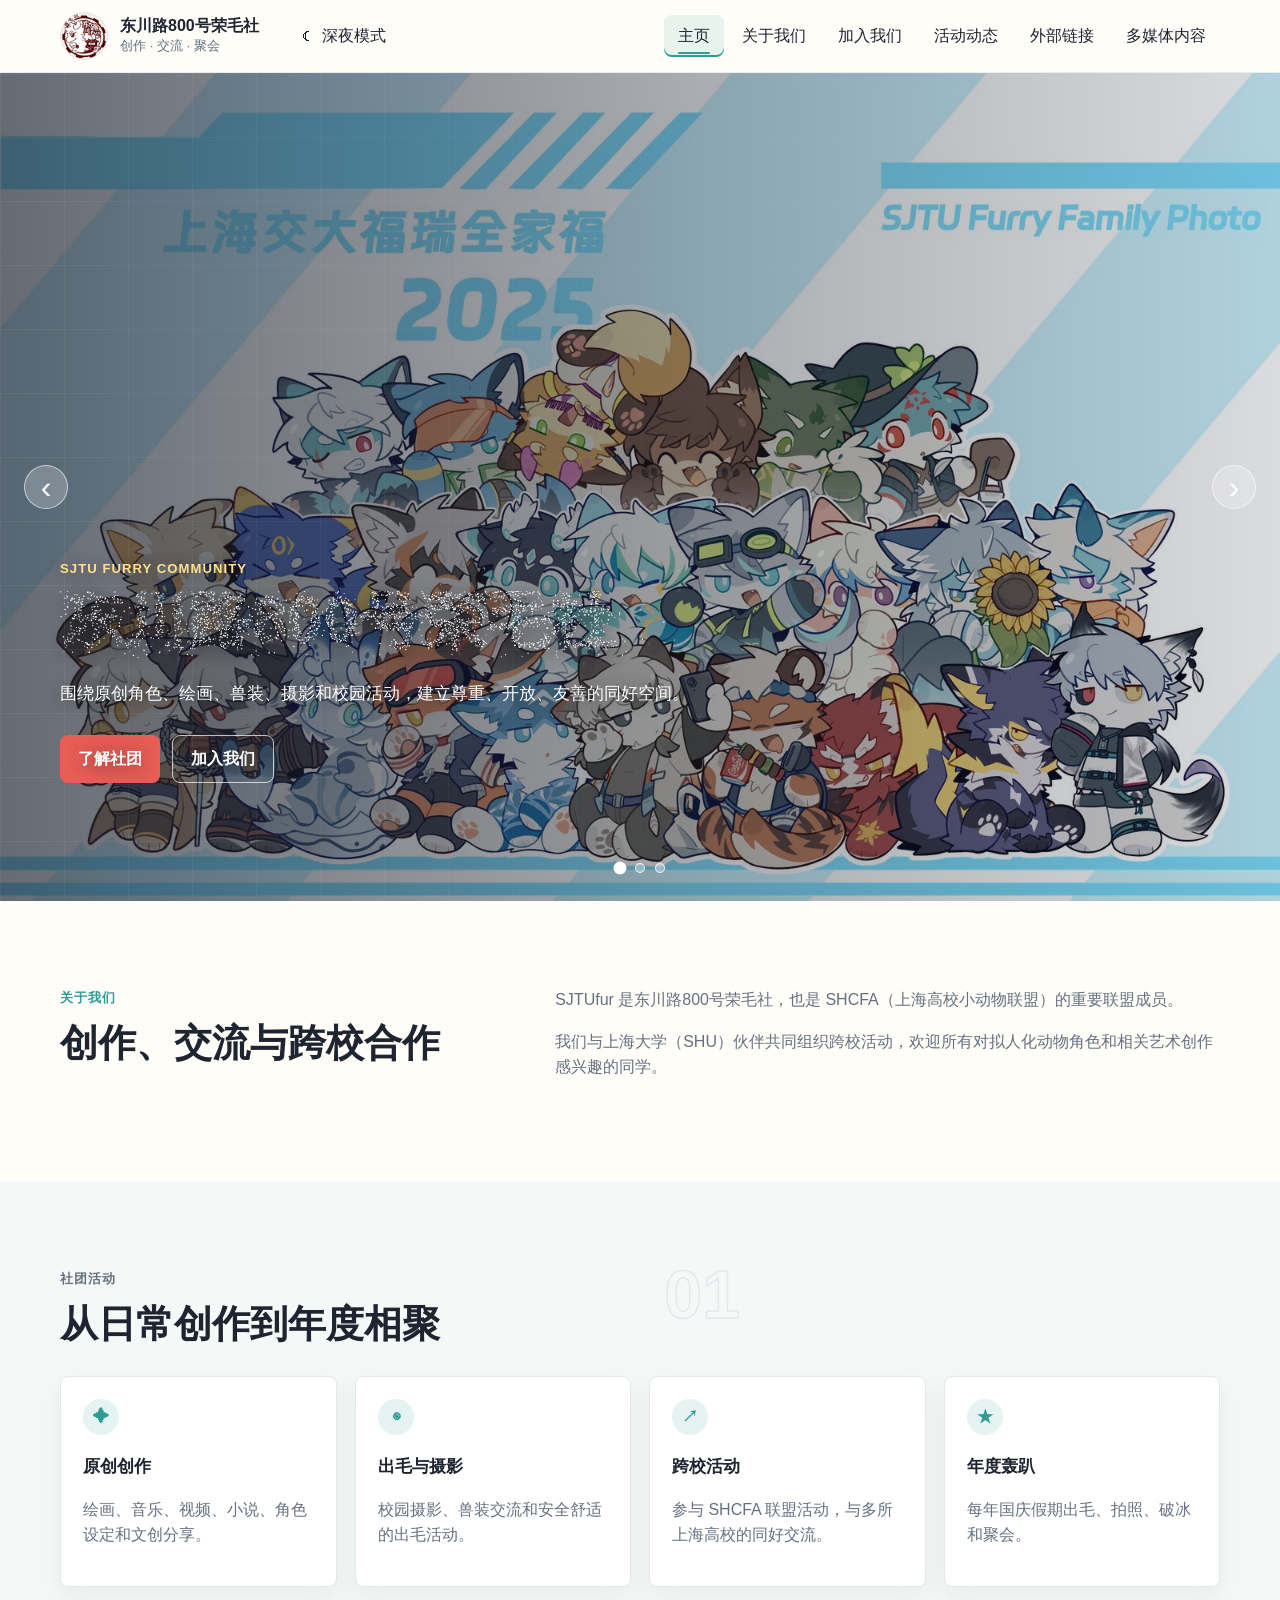
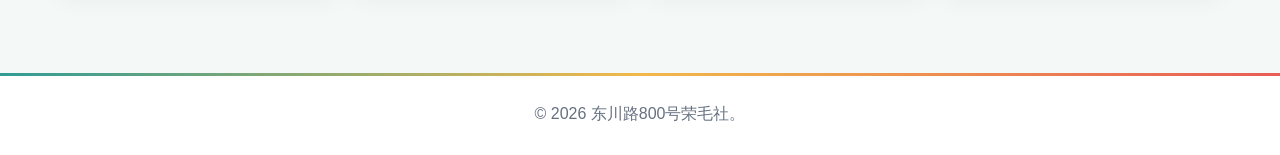
<file: index.html>
<!doctype html>
<html lang="zh-CN">
  <head>
    <meta charset="utf-8" />
    <meta name="viewport" content="width=device-width, initial-scale=1" />
    <meta name="description" content="东川路800号荣毛社主页。" />
    <title>东川路800号荣毛社</title>
    <link rel="stylesheet" href="styles.css" />
  </head>
  <body data-page="index">
    <div data-site-nav-slot></div>
    <main>
      <section class="hero">
        <div class="carousel" data-carousel>
          <div class="slides">
            <article class="slide is-active" data-slide>
              <img
                src="assets/images/index_display/2025.jpg"
                alt="社团年度合照"
              />
            </article>
            <article class="slide" data-slide>
              <div
                class="slide-placeholder slide-workshop"
                role="img"
                aria-label="社团创作活动"
              ></div>
            </article>
            <article class="slide" data-slide>
              <div
                class="slide-placeholder slide-photo"
                role="img"
                aria-label="社团摄影活动"
              ></div>
            </article>
          </div>
          <button
            class="carousel-btn prev"
            type="button"
            aria-label="上一张"
            data-prev
          >
            ‹</button
          ><button
            class="carousel-btn next"
            type="button"
            aria-label="下一张"
            data-next
          >
            ›
          </button>
          <div class="carousel-dots">
            <button
              class="is-active"
              type="button"
              data-dot="0"
              aria-label="第 1 张"
            ></button
            ><button type="button" data-dot="1" aria-label="第 2 张"></button
            ><button type="button" data-dot="2" aria-label="第 3 张"></button>
          </div>
        </div>
        <div class="hero-copy">
          <p class="eyebrow">SJTU FURRY COMMUNITY</p>
          <h1 class="hero-title">东川路800号荣毛社</h1>
          <p>
            围绕原创角色、绘画、兽装、摄影和校园活动，建立尊重、开放、友善的同好空间。
          </p>
          <div class="hero-actions">
            <a class="btn primary" href="about.html">了解社团</a
            ><a class="btn secondary" href="join.html">加入我们</a>
          </div>
        </div>
      </section>
      <section class="section intro">
        <div class="section-inner two-column">
          <div>
            <p class="eyebrow">关于我们</p>
            <h2>创作、交流与跨校合作</h2>
          </div>
          <div class="prose">
            <p>
              SJTUfur 是东川路800号荣毛社，也是
              SHCFA（上海高校小动物联盟）的重要联盟成员。
            </p>
            <p>
              我们与上海大学（SHU）伙伴共同组织跨校活动，欢迎所有对拟人化动物角色和相关艺术创作感兴趣的同学。
            </p>
          </div>
        </div>
      </section>
      <section class="section band">
        <div class="section-inner">
          <div class="section-heading">
            <span class="section-index" aria-hidden="true">01</span>
            <p class="eyebrow">社团活动</p>
            <h2>从日常创作到年度相聚</h2>
          </div>
          <div class="feature-grid">
            <article class="feature">
              <span class="feature-icon">✦</span>
              <h3>原创创作</h3>
              <p>绘画、音乐、视频、小说、角色设定和文创分享。</p>
            </article>
            <article class="feature">
              <span class="feature-icon">◉</span>
              <h3>出毛与摄影</h3>
              <p>校园摄影、兽装交流和安全舒适的出毛活动。</p>
            </article>
            <article class="feature">
              <span class="feature-icon">↗</span>
              <h3>跨校活动</h3>
              <p>参与 SHCFA 联盟活动，与多所上海高校的同好交流。</p>
            </article>
            <article class="feature">
              <span class="feature-icon">★</span>
              <h3>年度轰趴</h3>
              <p>每年国庆假期出毛、拍照、破冰和聚会。</p>
            </article>
          </div>
        </div>
      </section>
    </main>
    <footer class="footer"><p>© 2026 东川路800号荣毛社。</p></footer>
    <script src="nav.js?v=20261010"></script>
    <script src="assets/fx-title-particles.js?v=20261010"></script>
    <script src="script.js"></script>
  </body>
</html>
</file>
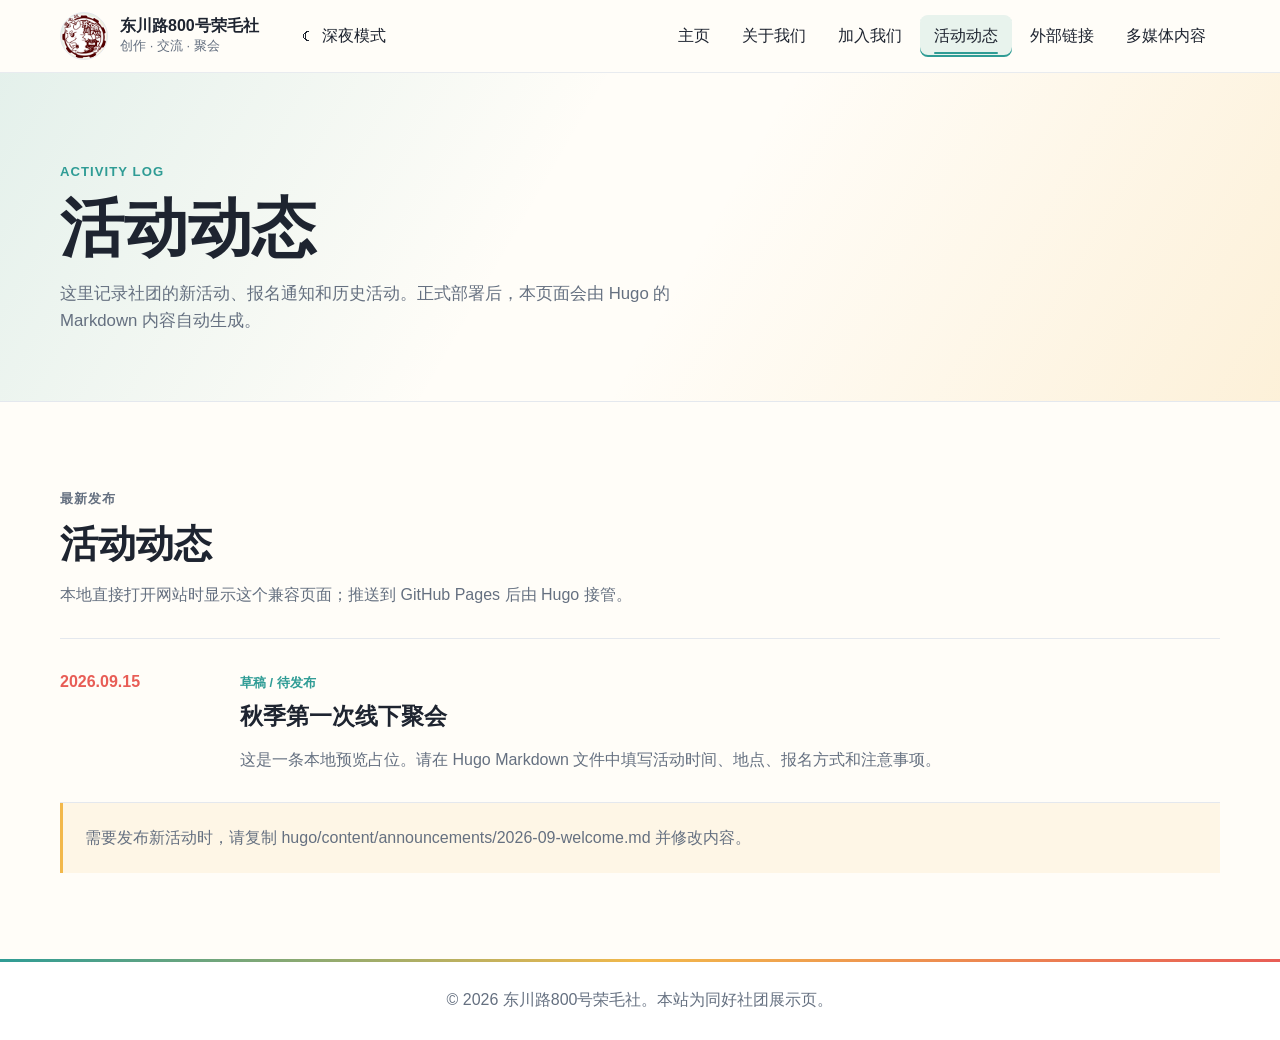
<file: announcements/index.html>
<!doctype html>
<html lang="zh-CN">
<head>
  <meta charset="utf-8">
  <meta name="viewport" content="width=device-width, initial-scale=1">
  <meta name="description" content="东川路800号荣毛社的活动动态与归档。">
  <title>活动动态 | 东川路800号荣毛社</title>
  <link rel="stylesheet" href="../styles.css">
</head>
<body data-page="announcements" data-site-base="../">
  <div data-site-nav-slot></div>
  <main>
    <header class="page-hero">
      <div class="page-hero-inner">
        <p class="eyebrow">ACTIVITY LOG</p>
        <h1>活动动态</h1>
        <p>这里记录社团的新活动、报名通知和历史活动。正式部署后，本页面会由 Hugo 的 Markdown 内容自动生成。</p>
      </div>
    </header>

    <section class="section">
      <div class="section-inner">
        <div class="section-heading">
          <p class="eyebrow">最新发布</p>
          <h2>活动动态</h2>
          <p>本地直接打开网站时显示这个兼容页面；推送到 GitHub Pages 后由 Hugo 接管。</p>
        </div>
        <div class="announcement-list">
          <!-- 本地预览占位。正式发布请编辑 hugo/content/announcements/ 下的 Markdown 文件。 -->
          <article class="announcement-item">
            <time datetime="2026-09-15">2026.09.15</time>
            <div>
              <span class="status-tag">草稿 / 待发布</span>
              <h2>秋季第一次线下聚会</h2>
              <p>这是一条本地预览占位。请在 Hugo Markdown 文件中填写活动时间、地点、报名方式和注意事项。</p>
            </div>
          </article>
          <div class="empty-note">需要发布新活动时，请复制 hugo/content/announcements/2026-09-welcome.md 并修改内容。</div>
        </div>
      </div>
    </section>
  </main>
  <footer class="footer"><p>© 2026 东川路800号荣毛社。本站为同好社团展示页。</p></footer>
  <script src="../nav.js?v=20261010"></script>
  <script src="../script.js"></script>
</body>
</html>
</file>
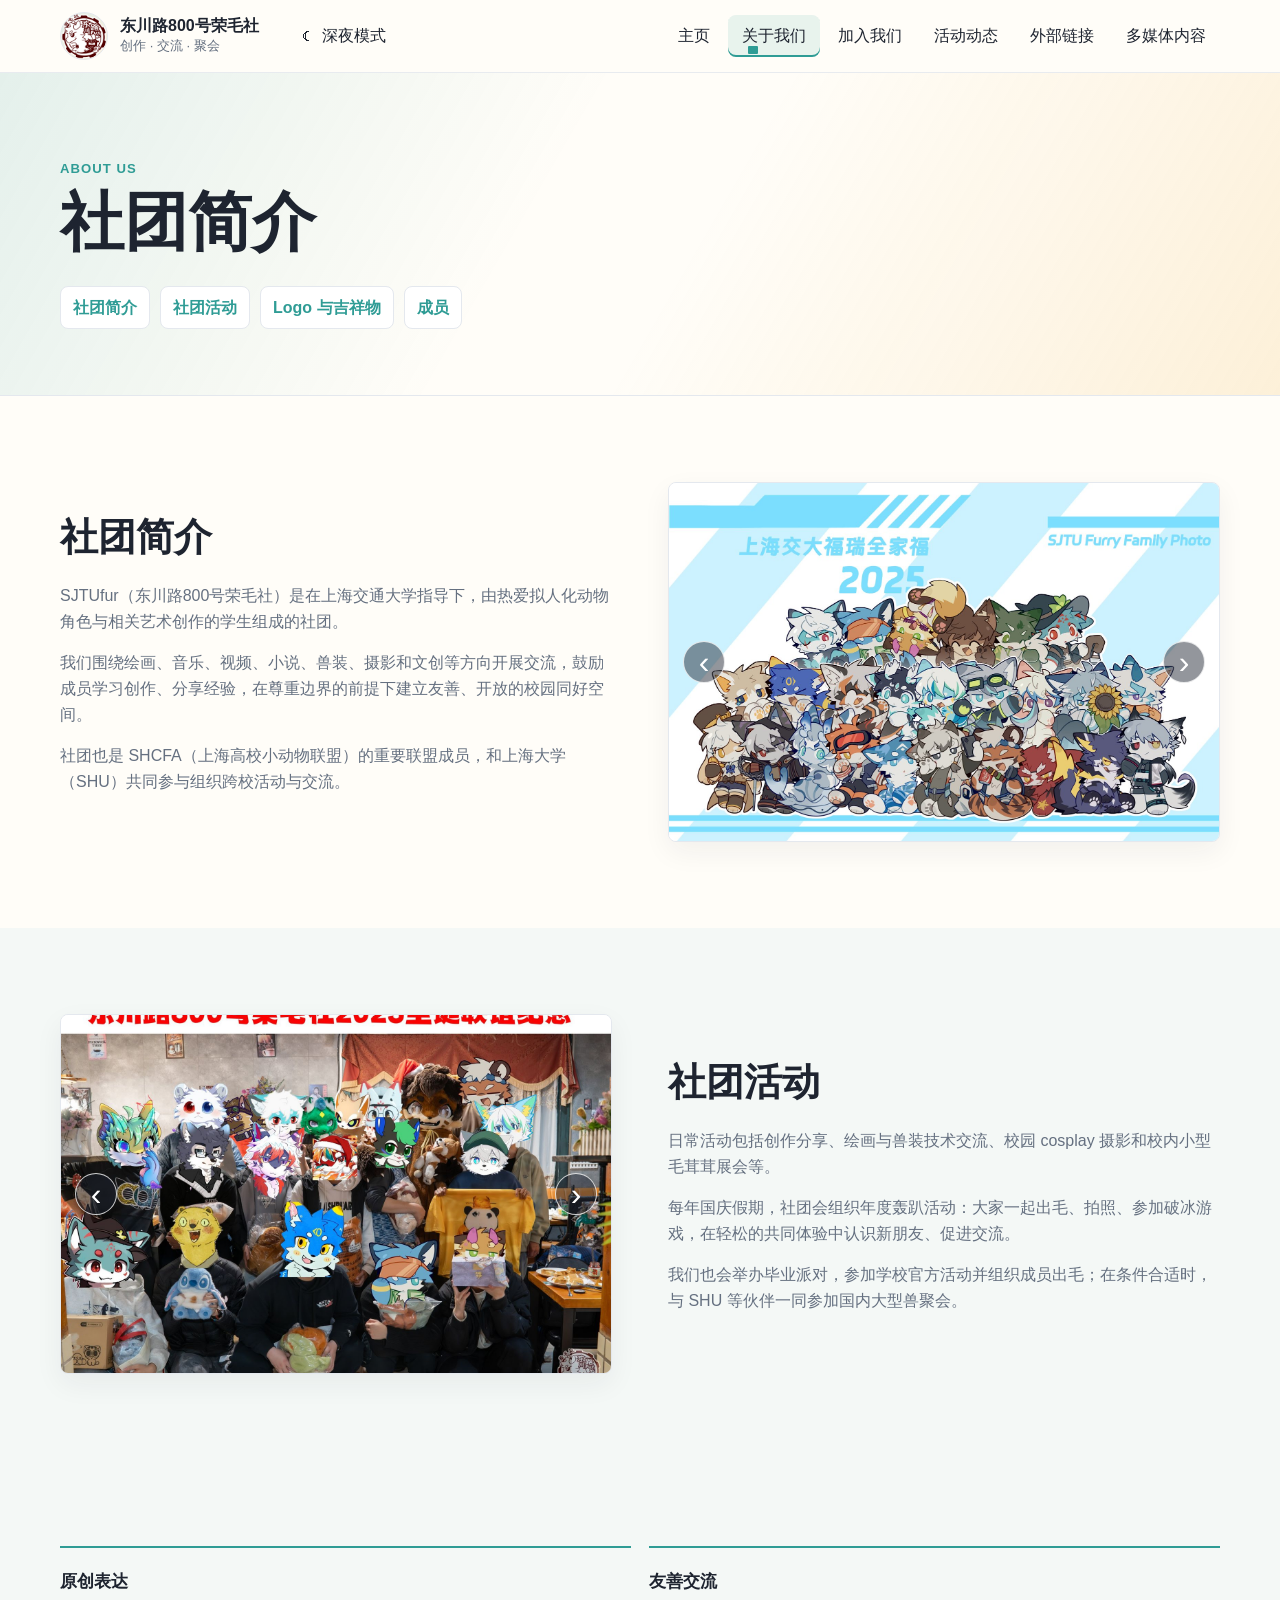
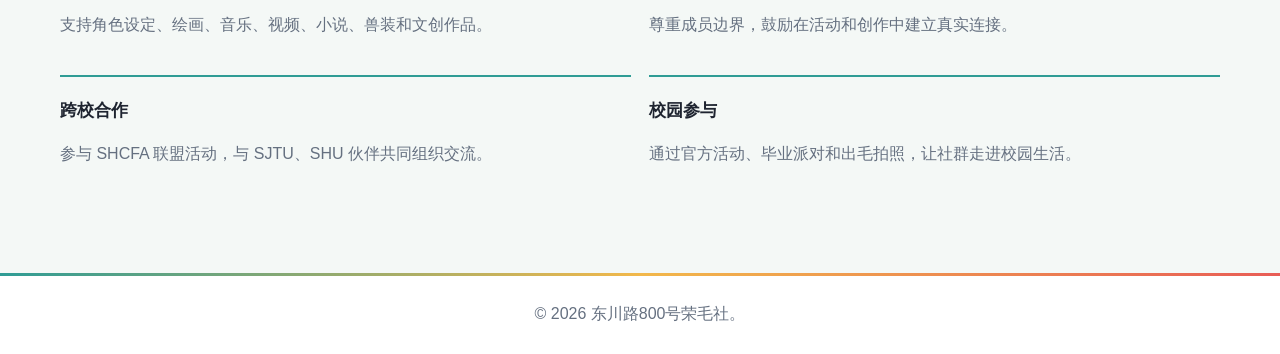
<file: about.html>
﻿<!doctype html>
<html lang="zh-CN">
  <head>
    <meta charset="utf-8" />
    <meta name="viewport" content="width=device-width, initial-scale=1" />
    <meta
      name="description"
      content="SJTUfur 东川路800号荣毛社的社团定位、活动与联盟关系。"
    />
    <title>社团简介 | SJTUfur</title>
    <link rel="stylesheet" href="styles.css" />
  </head>
  <body data-page="about">
    <div data-site-nav-slot></div>
    <main>
      <header class="page-hero">
        <div class="page-hero-inner">
          <h2 class="eyebrow">ABOUT US</h2>
          <h1 class="mascot-page-title">社团简介</h1>
          <nav class="page-index" aria-label="本页目录">
            <a href="#intro">社团简介</a>
            <a href="#activities">社团活动</a>
            <a href="mascot.html">Logo 与吉祥物</a>
            <a href="members.html">成员</a>
          </nav>
        </div>
      </header>

      <section class="section about-feature" id="intro">
        <div class="section-inner about-feature-grid">
          <div class="about-copy">
            <h2>社团简介</h2>
            <p>
              SJTUfur（东川路800号荣毛社）是在上海交通大学指导下，由热爱拟人化动物角色与相关艺术创作的学生组成的社团。
            </p>
            <p>
              我们围绕绘画、音乐、视频、小说、兽装、摄影和文创等方向开展交流，鼓励成员学习创作、分享经验，在尊重边界的前提下建立友善、开放的校园同好空间。
            </p>
            <p>
              社团也是
              SHCFA（上海高校小动物联盟）的重要联盟成员，和上海大学（SHU）共同参与组织跨校活动与交流。
            </p>
          </div>
          <div class="about-carousel" data-about-carousel aria-label="社团活动照片轮播">
            <img
              data-about-slide
              class="is-active"
              src="assets/images/index_display/2025.jpg" width="1600" height="1069"
              alt="社团年度活动合影"
            />
            <img
              data-about-slide
              src="assets/images/index_display/毕业视频合照.jpg" width="1564" height="885" loading="lazy" decoding="async"
              alt="社员活动合照"
            />
            <img
              data-about-slide
              src="assets/images/index_display/23年水灯节.jpeg" width="1600" height="1067" loading="lazy" decoding="async"
              alt="社团校园活动记录"
            />
            <button class="about-carousel-btn prev" type="button" data-about-prev aria-label="上一张图片" title="上一张图片">‹</button>
            <button class="about-carousel-btn next" type="button" data-about-next aria-label="下一张图片" title="下一张图片">›</button>
          </div>
        </div>
      </section>

      <section class="section band about-feature" id="activities">
        <div class="section-inner about-feature-grid reverse">
          <div class="about-copy">
            <h2>社团活动</h2>
            <p>
              日常活动包括创作分享、绘画与兽装技术交流、校园 cosplay
              摄影和校内小型毛茸茸展会等。
            </p>
            <p>
              每年国庆假期，社团会组织年度轰趴活动：大家一起出毛、拍照、参加破冰游戏，在轻松的共同体验中认识新朋友、促进交流。
            </p>
            <p>
              我们也会举办毕业派对，参加学校官方活动并组织成员出毛；在条件合适时，与
              SHU 等伙伴一同参加国内大型兽聚会。
            </p>
          </div>
          <div class="about-carousel" data-about-carousel aria-label="社团活动照片轮播">
            <img
              data-about-slide
              class="is-active"
              src="assets/images/christmas-meetup-2025.jpg" width="1600" height="1200" loading="lazy" decoding="async"
              alt="社团节日聚会合照"
            />
            <img
              data-about-slide
              src="assets/images/furry-family-photo-2025.jpg" width="1600" height="775" loading="lazy" decoding="async"
              alt="社团成员合照"
            />
            <img
              data-about-slide
              src="assets/images/index_display/毕业视频合照2.JPG" width="1600" height="1200" loading="lazy" decoding="async"
              alt="社团毕业活动合照"
            />
            <button class="about-carousel-btn prev" type="button" data-about-prev aria-label="上一张图片" title="上一张图片">‹</button>
            <button class="about-carousel-btn next" type="button" data-about-next aria-label="下一张图片" title="下一张图片">›</button>
          </div>
        </div>
      </section>
      <section class="section band">
        <div class="section-inner detail-list">
          <div class="detail-item">
            <h3>原创表达</h3>
            <p>支持角色设定、绘画、音乐、视频、小说、兽装和文创作品。</p>
          </div>
          <div class="detail-item">
            <h3>友善交流</h3>
            <p>尊重成员边界，鼓励在活动和创作中建立真实连接。</p>
          </div>
          <div class="detail-item">
            <h3>跨校合作</h3>
            <p>参与 SHCFA 联盟活动，与 SJTU、SHU 伙伴共同组织交流。</p>
          </div>
          <div class="detail-item">
            <h3>校园参与</h3>
            <p>通过官方活动、毕业派对和出毛拍照，让社群走进校园生活。</p>
          </div>
        </div>
      </section>
    </main>
    <footer class="footer"><p>© 2026 东川路800号荣毛社。</p></footer>
    <script src="nav.js?v=20261010"></script>
    <script src="script.js"></script>
  </body>
</html>
</file>
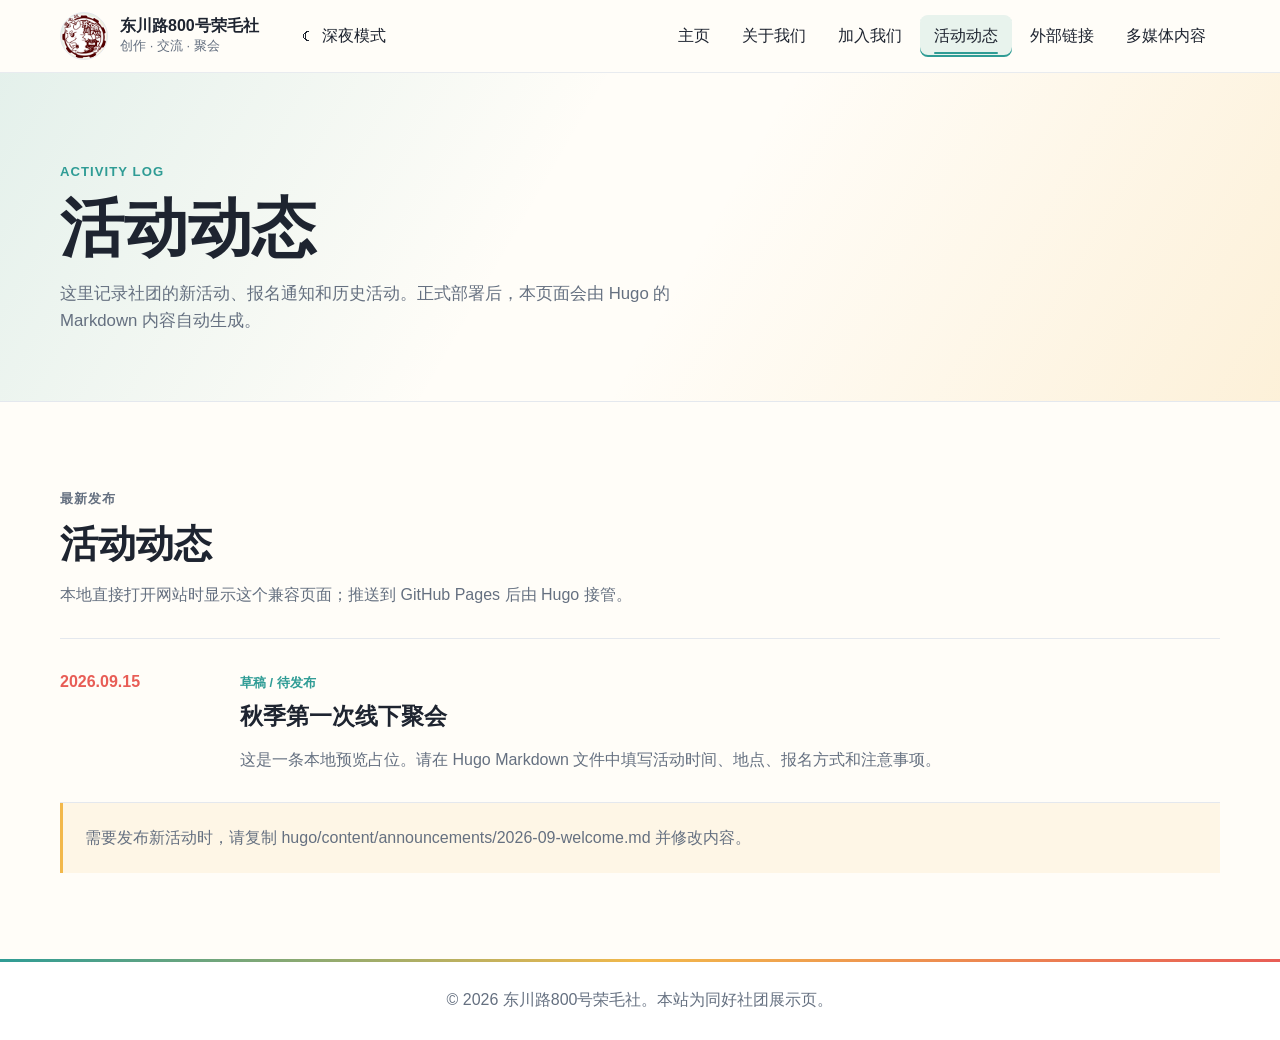
<file: announcements.html>
<!doctype html>
<html lang="zh-CN">
<head>
  <meta charset="utf-8">
  <meta name="viewport" content="width=device-width, initial-scale=1">
  <meta http-equiv="refresh" content="0; url=announcements/index.html">
  <title>活动动态 | 东川路800号荣毛社</title>
  <script>location.replace("announcements/index.html" + location.search + location.hash);</script>
</head>
<body>
  <p>活动动态已迁移到 Hugo 博客，正在跳转……</p>
  <p><a href="announcements/index.html">如果没有自动跳转，请点击这里</a></p>
</body>
</html>
</file>
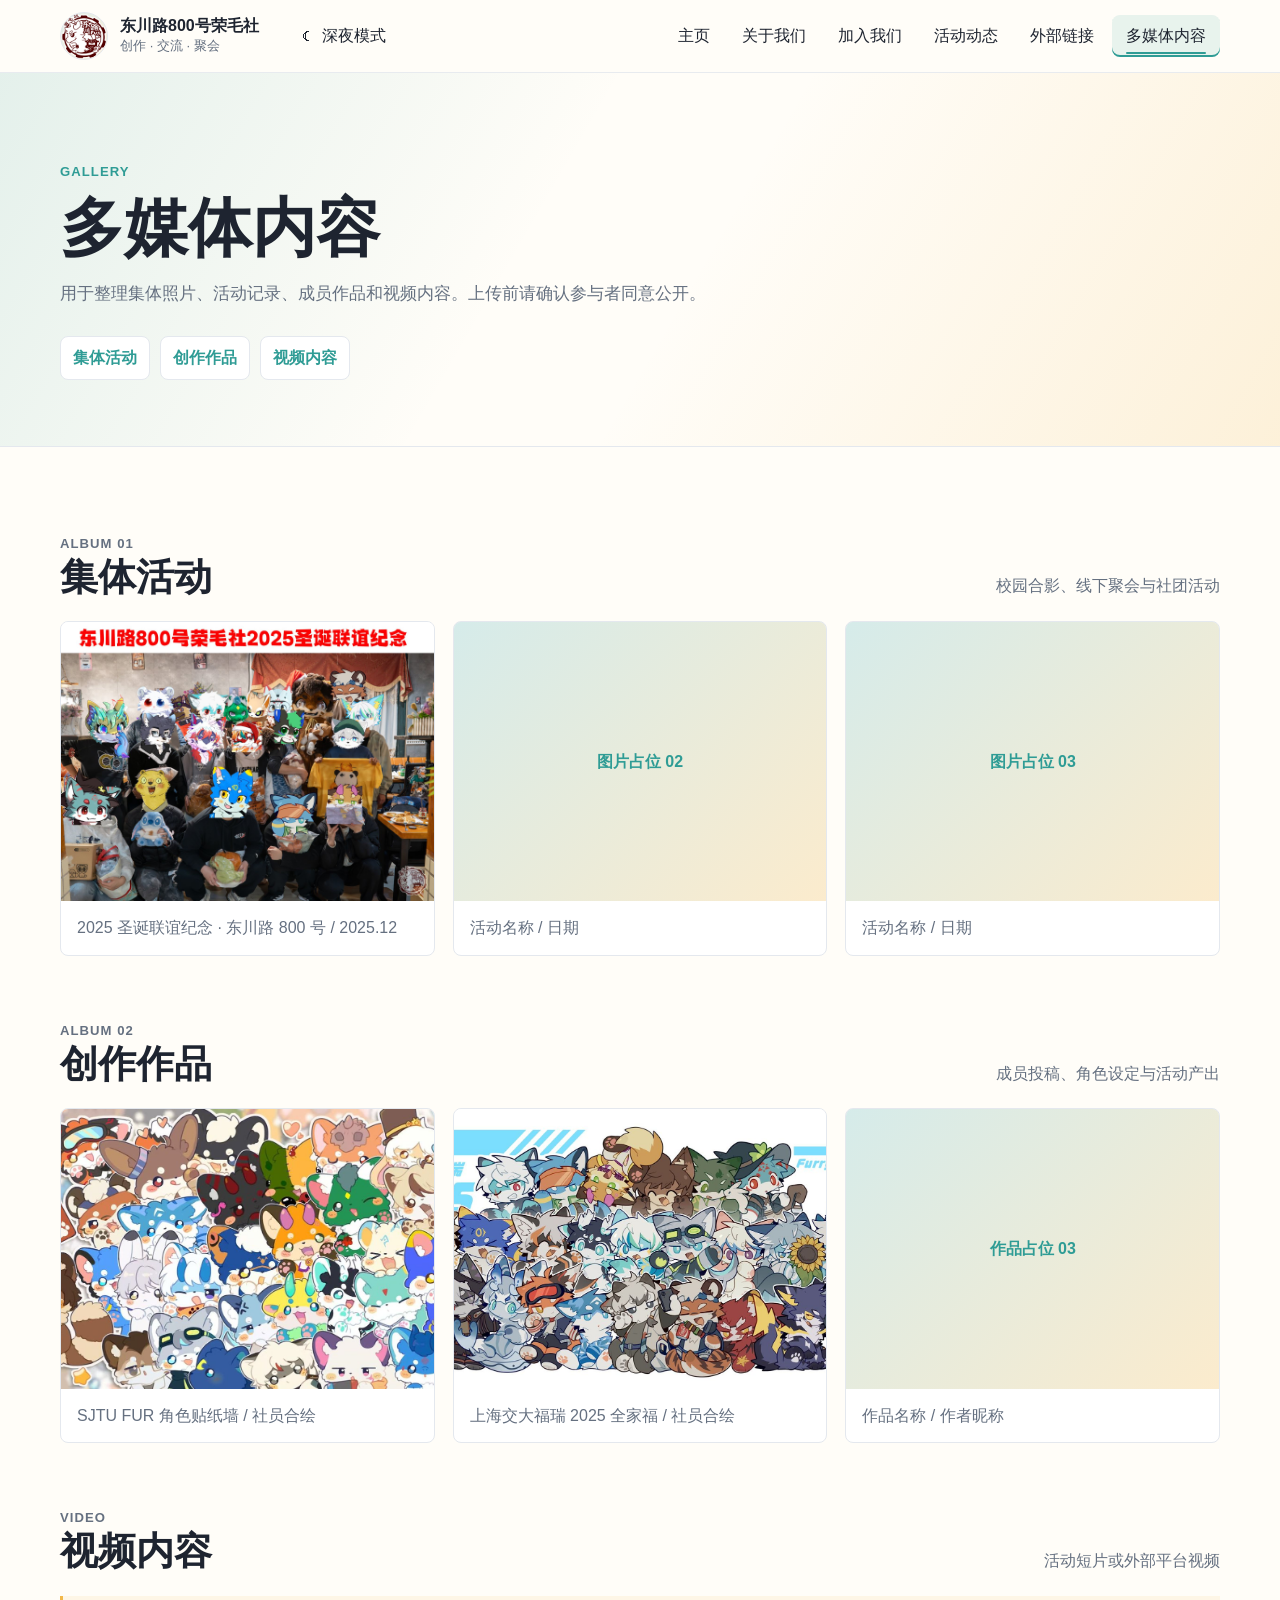
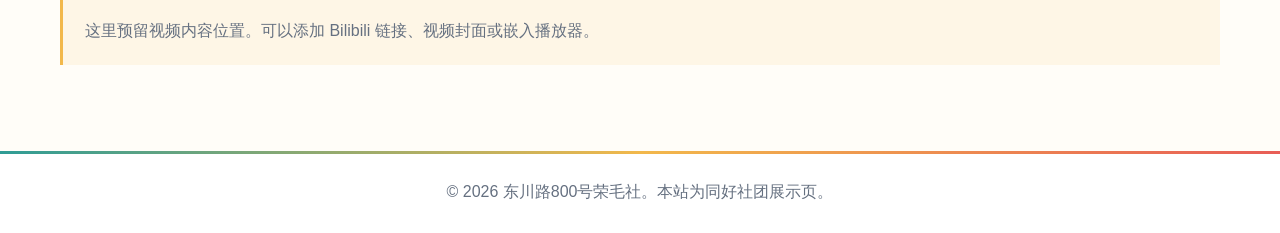
<file: gallery.html>
<!doctype html>
<html lang="zh-CN">
<head>
  <meta charset="utf-8"><meta name="viewport" content="width=device-width, initial-scale=1">
  <meta name="description" content="东川路800号荣毛社的活动相册与多媒体内容。">
  <title>多媒体内容 | 东川路800号荣毛社</title><link rel="stylesheet" href="styles.css">
</head>
<body data-page="gallery">
  <div data-site-nav-slot></div>
  <main>
    <header class="page-hero"><div class="page-hero-inner"><p class="eyebrow">GALLERY</p><h1>多媒体内容</h1><p>用于整理集体照片、活动记录、成员作品和视频内容。上传前请确认参与者同意公开。</p><nav class="page-index" aria-label="相册分类"><a href="#group">集体活动</a><a href="#creation">创作作品</a><a href="#video">视频内容</a></nav></div></header>
    <section class="section"><div class="section-inner">
      <!-- 添加图片的通用方法：
           1. 把图片放入 assets/images/，文件名建议使用英文、小写字母和连字符；
           2. 用 img 替换 media-placeholder，例如：
              <img loading="lazy" decoding="async" src="assets/images/meetup-2026-01.jpg" alt="2026 年迎新活动合照">
           3. 修改 figcaption；alt 应描述图片内容，不要只写“照片”。
           4. 新增图片时复制完整的 figure.media-item 区块。
      -->
      <section class="album-section" id="group"><div class="album-heading"><div><p class="eyebrow">ALBUM 01</p><h2>集体活动</h2></div><p>校园合影、线下聚会与社团活动</p></div><div class="media-grid"><figure class="media-item"><img loading="lazy" decoding="async" src="assets/images/christmas-meetup-2025.jpg" alt="2025 年圣诞联谊活动合影，社员与兽装伙伴在餐厅包间合影"><figcaption>2025 圣诞联谊纪念 · 东川路 800 号 / 2025.12</figcaption></figure><figure class="media-item"><div class="media-placeholder">图片占位 02</div><figcaption>活动名称 / 日期</figcaption></figure><figure class="media-item"><div class="media-placeholder">图片占位 03</div><figcaption>活动名称 / 日期</figcaption></figure></div></section>
      <section class="album-section" id="creation"><div class="album-heading"><div><p class="eyebrow">ALBUM 02</p><h2>创作作品</h2></div><p>成员投稿、角色设定与活动产出</p></div><div class="media-grid"><figure class="media-item"><img loading="lazy" decoding="async" src="assets/images/sjtufur-sticker-collage.jpg" alt="SJTU FUR 社员原创角色贴纸风大合集插画"><figcaption>SJTU FUR 角色贴纸墙 / 社员合绘</figcaption></figure><figure class="media-item"><img loading="lazy" decoding="async" src="assets/images/furry-family-photo-2025.jpg" alt="上海交大福瑞 2025 全员角色设定全家福插画"><figcaption>上海交大福瑞 2025 全家福 / 社员合绘</figcaption></figure><figure class="media-item"><div class="media-placeholder">作品占位 03</div><figcaption>作品名称 / 作者昵称</figcaption></figure></div></section>
      <section class="album-section" id="video"><div class="album-heading"><div><p class="eyebrow">VIDEO</p><h2>视频内容</h2></div><p>活动短片或外部平台视频</p></div><!-- 视频可使用外部平台链接；若嵌入 iframe，请同时填写 title 属性。 --><div class="empty-note">这里预留视频内容位置。可以添加 Bilibili 链接、视频封面或嵌入播放器。</div></section>
    </div></section>
  </main>
  <footer class="footer"><p>© 2026 东川路800号荣毛社。本站为同好社团展示页。</p></footer><script src="nav.js?v=20261010"></script><script src="assets/fx-ink-ripple.js?v=20261010"></script><script src="script.js"></script>
</body>
</html>
</file>
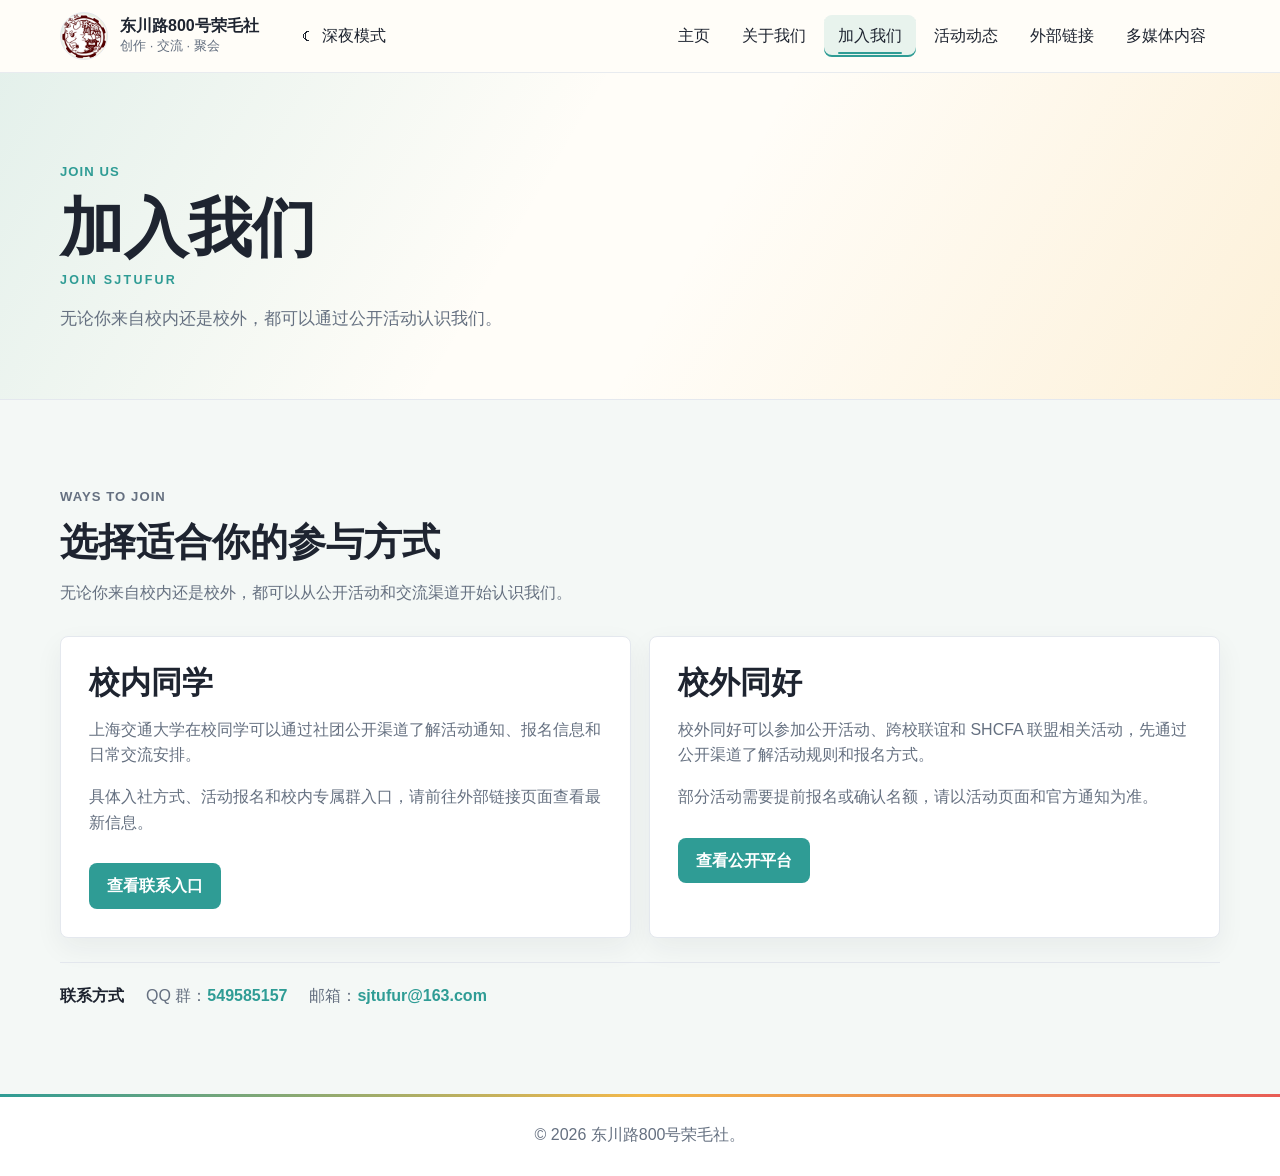
<file: join.html>
﻿<!doctype html>
<html lang="zh-CN">
  <head>
    <meta charset="utf-8" />
    <meta name="viewport" content="width=device-width, initial-scale=1" />
    <meta
      name="description"
      content="加入 SJTUfur 东川路800号荣毛社。"
    />
    <title>加入我们 | SJTUfur</title>
    <link rel="stylesheet" href="styles.css" />
  </head>
  <body data-page="join">
    <div data-site-nav-slot></div>
    <main>
      <header class="page-hero">
        <div class="page-hero-inner">
          <p class="eyebrow">JOIN US</p>
          <h1 class="mascot-page-title">加入我们</h1>
          <h2 class="mascot-page-subtitle">JOIN SJTUFUR</h2>
          <p>无论你来自校内还是校外，都可以通过公开活动认识我们。</p>
        </div>
      </header>
      <section class="section band">
        <div class="section-inner">
          <div class="section-heading">
            <p class="eyebrow">WAYS TO JOIN</p>
            <h2>选择适合你的参与方式</h2>
            <p>无论你来自校内还是校外，都可以从公开活动和交流渠道开始认识我们。</p>
          </div>
          <div class="join-options">
            <article class="prose join-option">
              <h2>校内同学</h2>
              <p>
                上海交通大学在校同学可以通过社团公开渠道了解活动通知、报名信息和日常交流安排。
              </p>
              <p>
                具体入社方式、活动报名和校内专属群入口，请前往外部链接页面查看最新信息。
              </p>
              <a class="btn symbol-link" href="links.html">查看联系入口</a>
            </article>
            <article class="prose join-option">
              <h2>校外同好</h2>
              <p>
                校外同好可以参加公开活动、跨校联谊和 SHCFA
                联盟相关活动，先通过公开渠道了解活动规则和报名方式。
              </p>
              <p>部分活动需要提前报名或确认名额，请以活动页面和官方通知为准。</p>
              <a class="btn symbol-link" href="links.html">查看公开平台</a>
            </article>
          </div>
          <div class="join-contact">
            <strong>联系方式</strong>
            <span>QQ 群：<a href="links.html">549585157</a></span>
            <span>邮箱：<a href="mailto:sjtufur@163.com">sjtufur@163.com</a></span>
          </div>
        </div>
      </section>
    </main>
    <footer class="footer"><p>© 2026 东川路800号荣毛社。</p></footer>
    <script src="nav.js?v=20261010"></script>
    <script src="script.js"></script>
  </body>
</html>
</file>
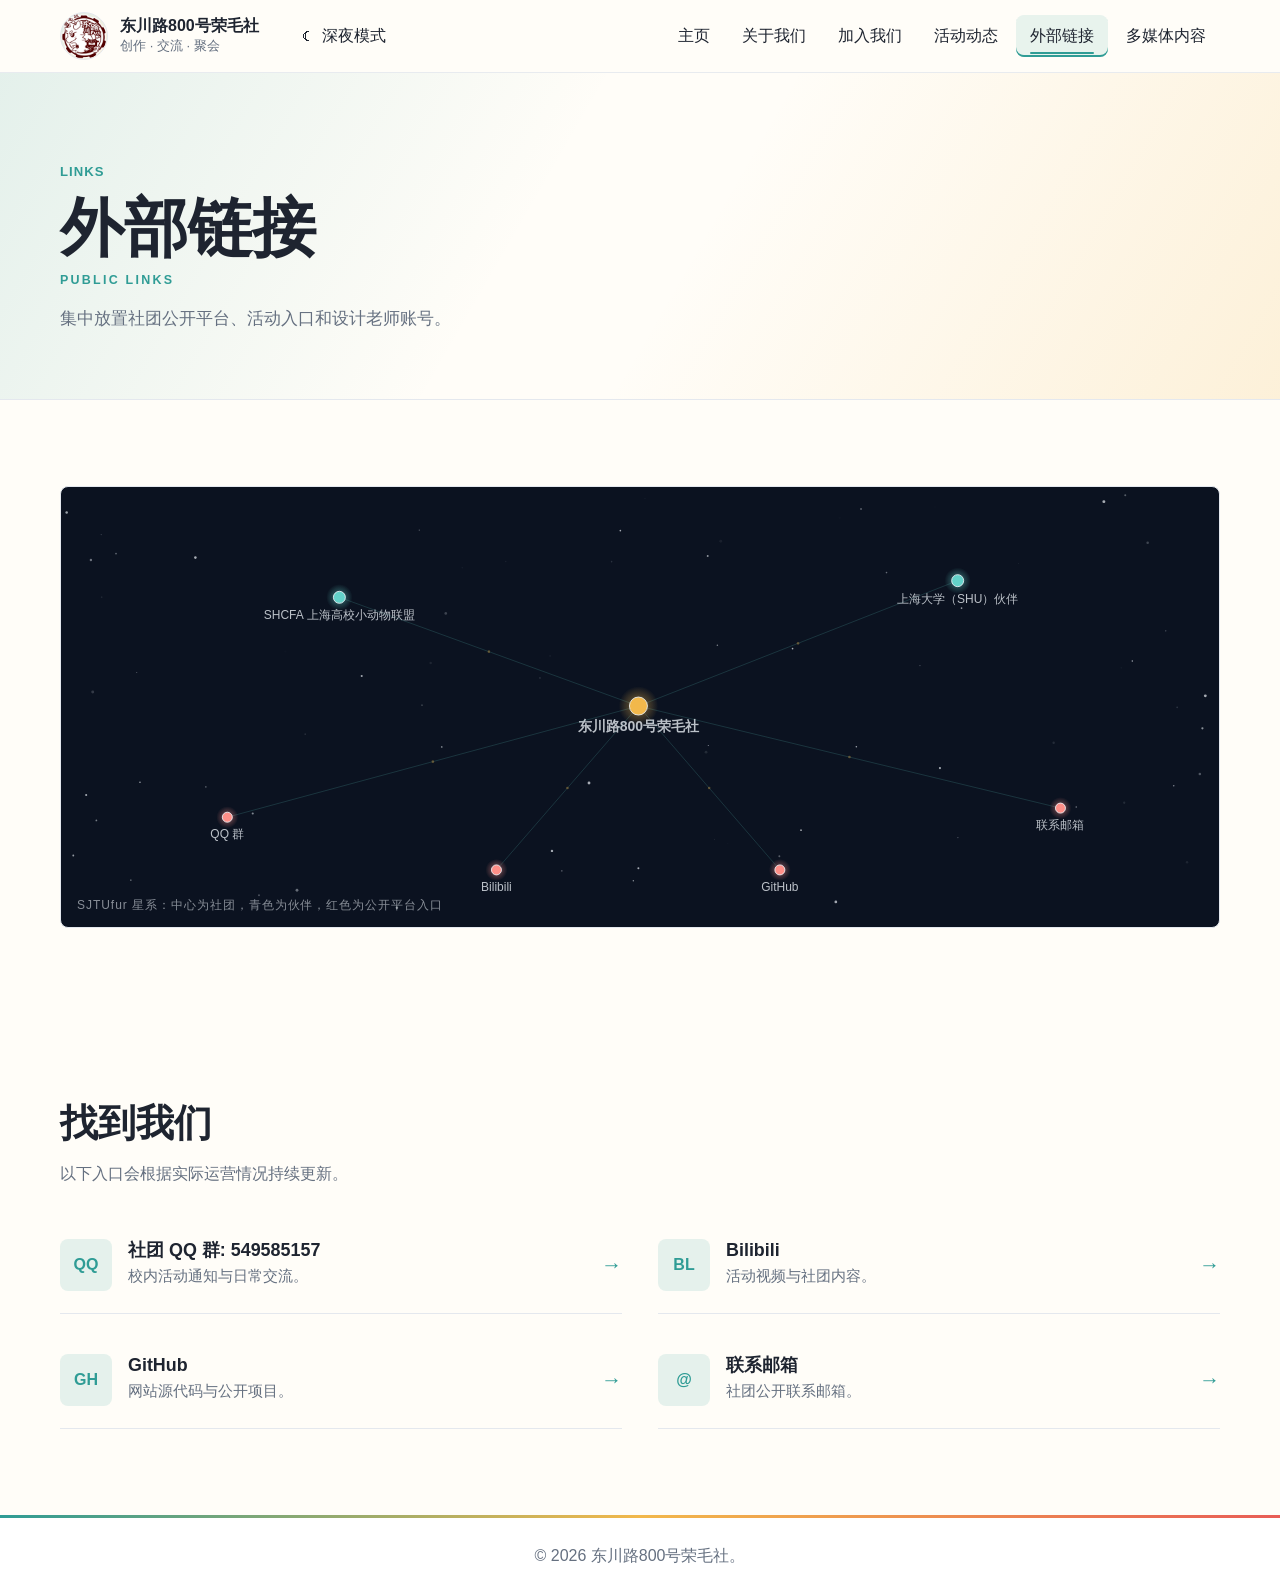
<file: links.html>
<!doctype html>
<html lang="zh-CN">
  <head>
    <meta charset="utf-8" />
    <meta name="viewport" content="width=device-width, initial-scale=1" />
    <meta name="description" content="SJTUfur 的公开平台与联系入口。" />
    <title>外部链接 | SJTUfur</title>
    <link rel="stylesheet" href="styles.css" />
  </head>
  <body data-page="links">
    <div data-site-nav-slot></div>
    <main>
      <header class="page-hero">
        <div class="page-hero-inner">
          <p class="eyebrow">LINKS</p>
          <h1 class="mascot-page-title">外部链接</h1>
          <h2 class="mascot-page-subtitle">PUBLIC LINKS</h2>
          <p>集中放置社团公开平台、活动入口和设计老师账号。</p>
        </div>
      </header>
      <section class="section">
        <div class="section-inner">
          <div class="galaxy-panel" id="galaxy-panel">
            <canvas id="galaxy-canvas" aria-label="社团与伙伴、公开平台的关系星图，可点击带链接的节点"></canvas>
            <p class="galaxy-caption">SJTUfur 星系：中心为社团，青色为伙伴，红色为公开平台入口</p>
          </div>
        </div>
      </section>
      <section class="section">
        <div class="section-inner">
          <div class="section-heading">
            <h2>找到我们</h2>
            <p>以下入口会根据实际运营情况持续更新。</p>
          </div>
          <div class="directory">
            <a class="directory-item" href="https://qun.qq.com/universal-share/share?ac=1&authKey=Lpyft07bzt5glSMf9cVILulK4S08vy3QSdeiNyIip72hmA33T9ML21E6BHiLBbrR&busi_data=eyJncm91cENvZGUiOiI1NDk1ODUxNTciLCJ0b2tlbiI6IllEWUp0QnltVmRScDVHUjlvYjRBUnF0cDV1N2plL0g2UHhRN2xlcGt5VGdjcWk5eGE5dWVQT0hxS2V6Uk0zK08iLCJ1aW4iOiIzMjE2NzQ4NDcyIn0%3D&data=u7kSG4ZAyzaKoMeQxvI0EgU8evrHqFamID5FpOTZ49BrY9Xj7-LTNBsIBZqqabKHpXe4lZ07AglrtvrXEefsHQ&svctype=4&tempid=h5_group_info"
              ><span class="link-mark">QQ</span
              ><span
                ><h2>社团 QQ 群: 549585157</h2>
                <p>校内活动通知与日常交流。</p></span
              ><span class="directory-arrow">→</span></a
            ><a class="directory-item" href="https://space.bilibili.com/3546692796287790"
              ><span class="link-mark">BL</span
              ><span
                ><h2>Bilibili</h2>
                <p>活动视频与社团内容。</p></span
              ><span class="directory-arrow">→</span></a
            ><a
              class="directory-item"
              href="https://github.com/Rappy325/sjtufur_page"
              target="_blank"
              rel="noopener"
              ><span class="link-mark">GH</span
              ><span
                ><h2>GitHub</h2>
                <p>网站源代码与公开项目。</p></span
              ><span class="directory-arrow">→</span></a
            ><a class="directory-item" href="mailto:sjtufur@163.com"
              ><span class="link-mark">@</span
              ><span
                ><h2>联系邮箱</h2>
                <p>社团公开联系邮箱。</p></span
              ><span class="directory-arrow">→</span></a
            >
          </div>
        </div>
      </section>
      <!-- <section class="section band" id="designer-social">
        <div class="section-inner">
          <div class="section-heading">
            <h2>设计老师账号</h2>
            <p>
              Logo、吉祥物与印章由设计老师参与创作。具体社交媒体链接待补充。
            </p>
            <a class="btn symbol-link" href="#">Social Media（待补充）</a>
          </div>
        </div>
      </section> -->
    </main>
    <footer class="footer"><p>© 2026 东川路800号荣毛社。</p></footer>
    <script src="nav.js?v=20261010"></script>
    <script src="assets/fx-galaxy.js?v=20261010"></script>
    <script src="script.js"></script>
  </body>
</html>
</file>
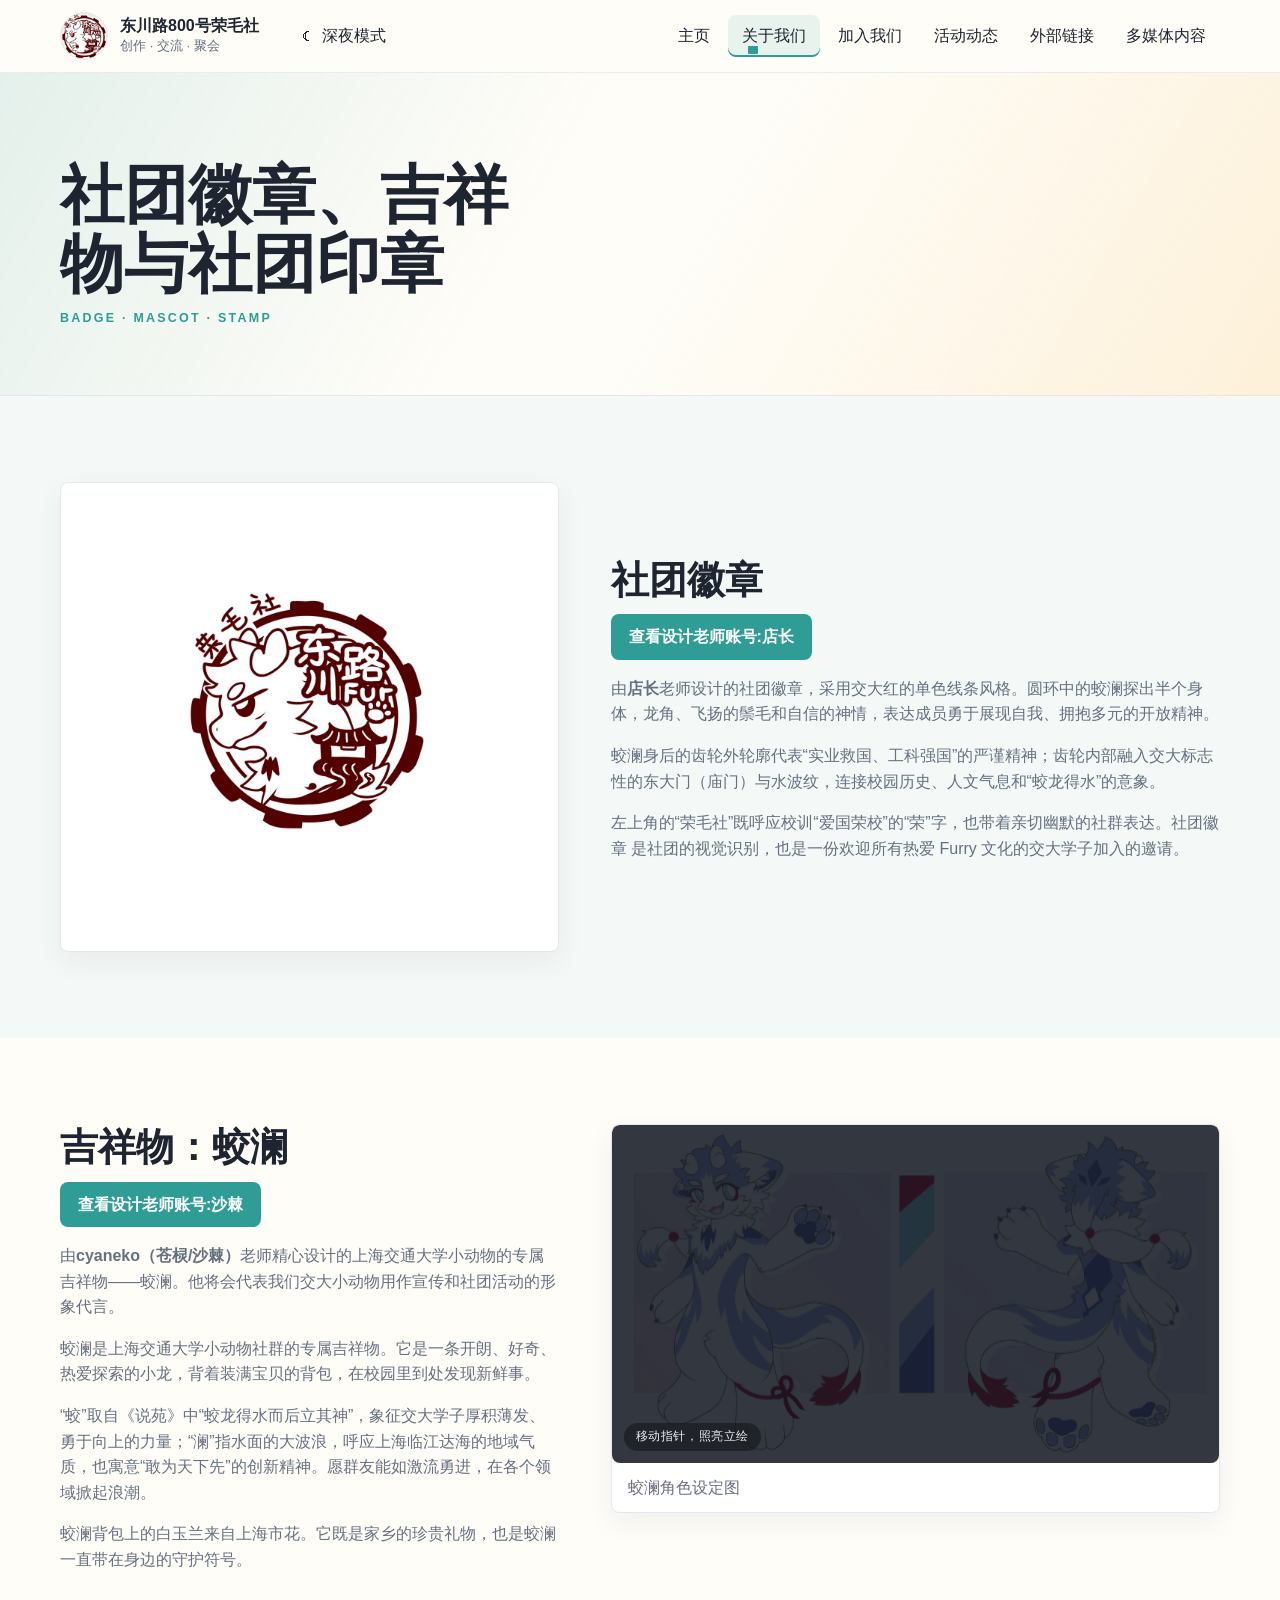
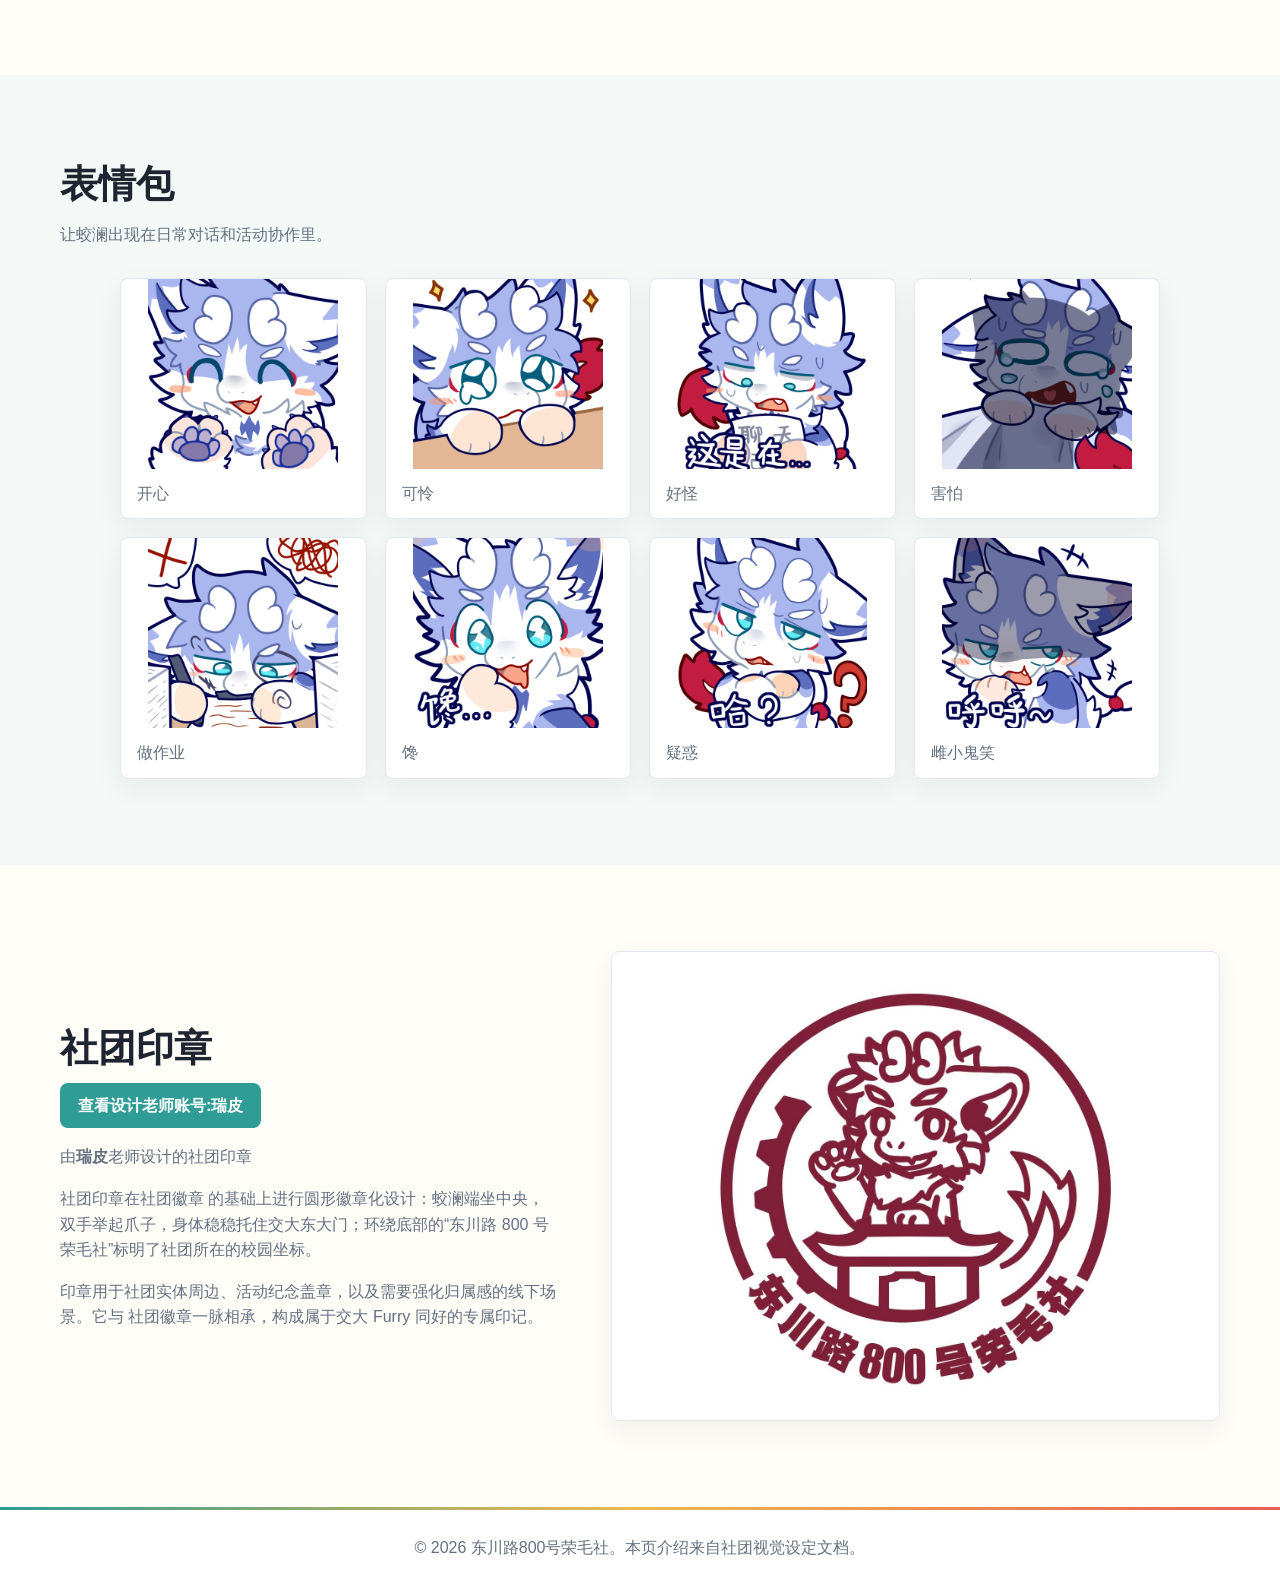
<file: mascot.html>
<!doctype html>
<html lang="zh-CN">
  <head>
    <meta charset="utf-8" />
    <meta name="viewport" content="width=device-width, initial-scale=1" />
    <meta
      name="description"
      content="东川路800号荣毛社的社团徽章、吉祥物与社团印章介绍。"
    />
    <title>社团徽章、吉祥物与印章 | 东川路800号荣毛社</title>
    <link rel="stylesheet" href="styles.css" />
  </head>
  <body data-page="mascot">
    <div data-site-nav-slot></div>
    <main>
      <header class="page-hero">
        <div class="page-hero-inner">
          <h1 class="mascot-page-title">社团徽章、吉祥物与社团印章</h1>
          <p class="mascot-page-subtitle">BADGE · MASCOT · STAMP</p>
        </div>
      </header>

      <section class="section band">
        <div class="section-inner symbol-grid">
          <div class="symbol-visual">
            <img
              src="assets/images/sjtu-logo-doc.jpg" width="1200" height="1000"
              alt="SJTUfur 社团 Logo：蛟澜探出圆环的龙形图案"
            />
          </div>
          <div class="prose">
            <h2>社团徽章</h2>
            <a
              class="btn symbol-link"
              href="https://space.bilibili.com/307016630"
              >查看设计老师账号: <b>店长</b></a
            >
            <p>
              由<b>店长</b>老师设计的社团徽章，采用交大红的单色线条风格。圆环中的蛟澜探出半个身体，龙角、飞扬的鬃毛和自信的神情，表达成员勇于展现自我、拥抱多元的开放精神。
            </p>
            <p>
              蛟澜身后的齿轮外轮廓代表“实业救国、工科强国”的严谨精神；齿轮内部融入交大标志性的东大门（庙门）与水波纹，连接校园历史、人文气息和“蛟龙得水”的意象。
            </p>
            <p>
              左上角的“荣毛社”既呼应校训“爱国荣校”的“荣”字，也带着亲切幽默的社群表达。社团徽章
              是社团的视觉识别，也是一份欢迎所有热爱 Furry
              文化的交大学子加入的邀请。
            </p>
          </div>
        </div>
      </section>

      <section class="section">
        <div class="section-inner symbol-grid mascot-intro">
          <div class="prose">
            <h2>吉祥物：蛟澜</h2>
            <a
              class="btn symbol-link"
              href="https://space.bilibili.com/107776766"
              >查看设计老师账号: <b>沙棘</b></a
            >
            <p>
              由<b>cyaneko（苍棂/沙棘）</b>老师精心设计的上海交通大学小动物的专属吉祥物——蛟澜。他将会代表我们交大小动物用作宣传和社团活动的形象代言。
            </p>
            <p>
              蛟澜是上海交通大学小动物社群的专属吉祥物。它是一条开朗、好奇、热爱探索的小龙，背着装满宝贝的背包，在校园里到处发现新鲜事。
            </p>
            <p>
              “蛟”取自《说苑》中“蛟龙得水而后立其神”，象征交大学子厚积薄发、勇于向上的力量；“澜”指水面的大波浪，呼应上海临江达海的地域气质，也寓意“敢为天下先”的创新精神。愿群友能如激流勇进，在各个领域掀起浪潮。
            </p>
            <p>
              蛟澜背包上的白玉兰来自上海市花。它既是家乡的珍贵礼物，也是蛟澜一直带在身边的守护符号。
            </p>
          </div>
          <figure class="character-sheet mascot-side-image">
            <img
              src="assets/images/mascot/设定图.jpg" width="1600" height="889" loading="lazy" decoding="async" data-spotlight
              alt="蛟澜角色正面与背面设定图"
            />
            <figcaption>蛟澜角色设定图</figcaption>
          </figure>
        </div>
      </section>

      <section class="section band">
        <div class="section-inner">
          <div class="section-heading">
            <h2>表情包</h2>
            <p>让蛟澜出现在日常对话和活动协作里。</p>
          </div>
          <div class="sticker-grid">
            <figure class="sticker-card">
              <img
                src="assets/images/mascot/stickers/开心.gif"
                loading="lazy" decoding="async" alt="蛟澜开心表情"
              />
              <figcaption>开心</figcaption>
            </figure>
            <figure class="sticker-card">
              <img
                src="assets/images/mascot/stickers/可怜.gif"
                loading="lazy" decoding="async" alt="蛟澜可怜表情"
              />
              <figcaption>可怜</figcaption>
            </figure>
            <figure class="sticker-card">
              <img
                src="assets/images/mascot/stickers/好怪.gif"
                loading="lazy" decoding="async" alt="蛟澜好怪表情"
              />
              <figcaption>好怪</figcaption>
            </figure>
            <figure class="sticker-card">
              <img
                src="assets/images/mascot/stickers/害怕.gif"
                loading="lazy" decoding="async" alt="蛟澜害怕表情"
              />
              <figcaption>害怕</figcaption>
            </figure>
            <figure class="sticker-card">
              <img
                src="assets/images/mascot/stickers/做作业.gif"
                loading="lazy" decoding="async" alt="蛟澜做作业表情"
              />
              <figcaption>做作业</figcaption>
            </figure>
            <figure class="sticker-card">
              <img
                src="assets/images/mascot/stickers/馋.gif"
                loading="lazy" decoding="async" alt="蛟澜馋嘴表情"
              />
              <figcaption>馋</figcaption>
            </figure>
            <figure class="sticker-card">
              <img
                src="assets/images/mascot/stickers/疑惑.gif"
                loading="lazy" decoding="async" alt="蛟澜疑惑表情"
              />
              <figcaption>疑惑</figcaption>
            </figure>
            <figure class="sticker-card">
              <img
                src="assets/images/mascot/stickers/雌小鬼笑.gif"
                loading="lazy" decoding="async" alt="蛟澜笑脸表情"
              />
              <figcaption>雌小鬼笑</figcaption>
            </figure>
          </div>
        </div>
      </section>

      <section class="section">
        <div class="section-inner symbol-grid">
          <div class="prose">
            <h2>社团印章</h2>
            <a
              class="btn symbol-link"
              href="https://space.bilibili.com/204598067"
              >查看设计老师账号: <b>瑞皮</b></a
            >
            <p>由<b>瑞皮</b>老师设计的社团印章</p>
            <p>
              社团印章在社团徽章
              的基础上进行圆形徽章化设计：蛟澜端坐中央，双手举起爪子，身体稳稳托住交大东大门；环绕底部的“东川路
              800 号荣毛社”标明了社团所在的校园坐标。
            </p>
            <p>
              印章用于社团实体周边、活动纪念盖章，以及需要强化归属感的线下场景。它与
              社团徽章一脉相承，构成属于交大 Furry 同好的专属印记。
            </p>
          </div>
          <div class="symbol-visual stamp-visual">
            <img
              src="assets/images/sjtu-stamp-doc.jpg" width="1000" height="1000" loading="lazy" decoding="async"
              alt="SJTUfur 社团圆形印章，文字为东川路800号荣毛社"
            />
          </div>
        </div>
      </section>
    </main>
    <footer class="footer">
      <p>© 2026 东川路800号荣毛社。本页介绍来自社团视觉设定文档。</p>
    </footer>
    <script src="nav.js?v=20261010"></script>
    <script src="assets/fx-spotlight.js?v=20261010"></script>
    <script src="script.js"></script>
  </body>
</html>
</file>
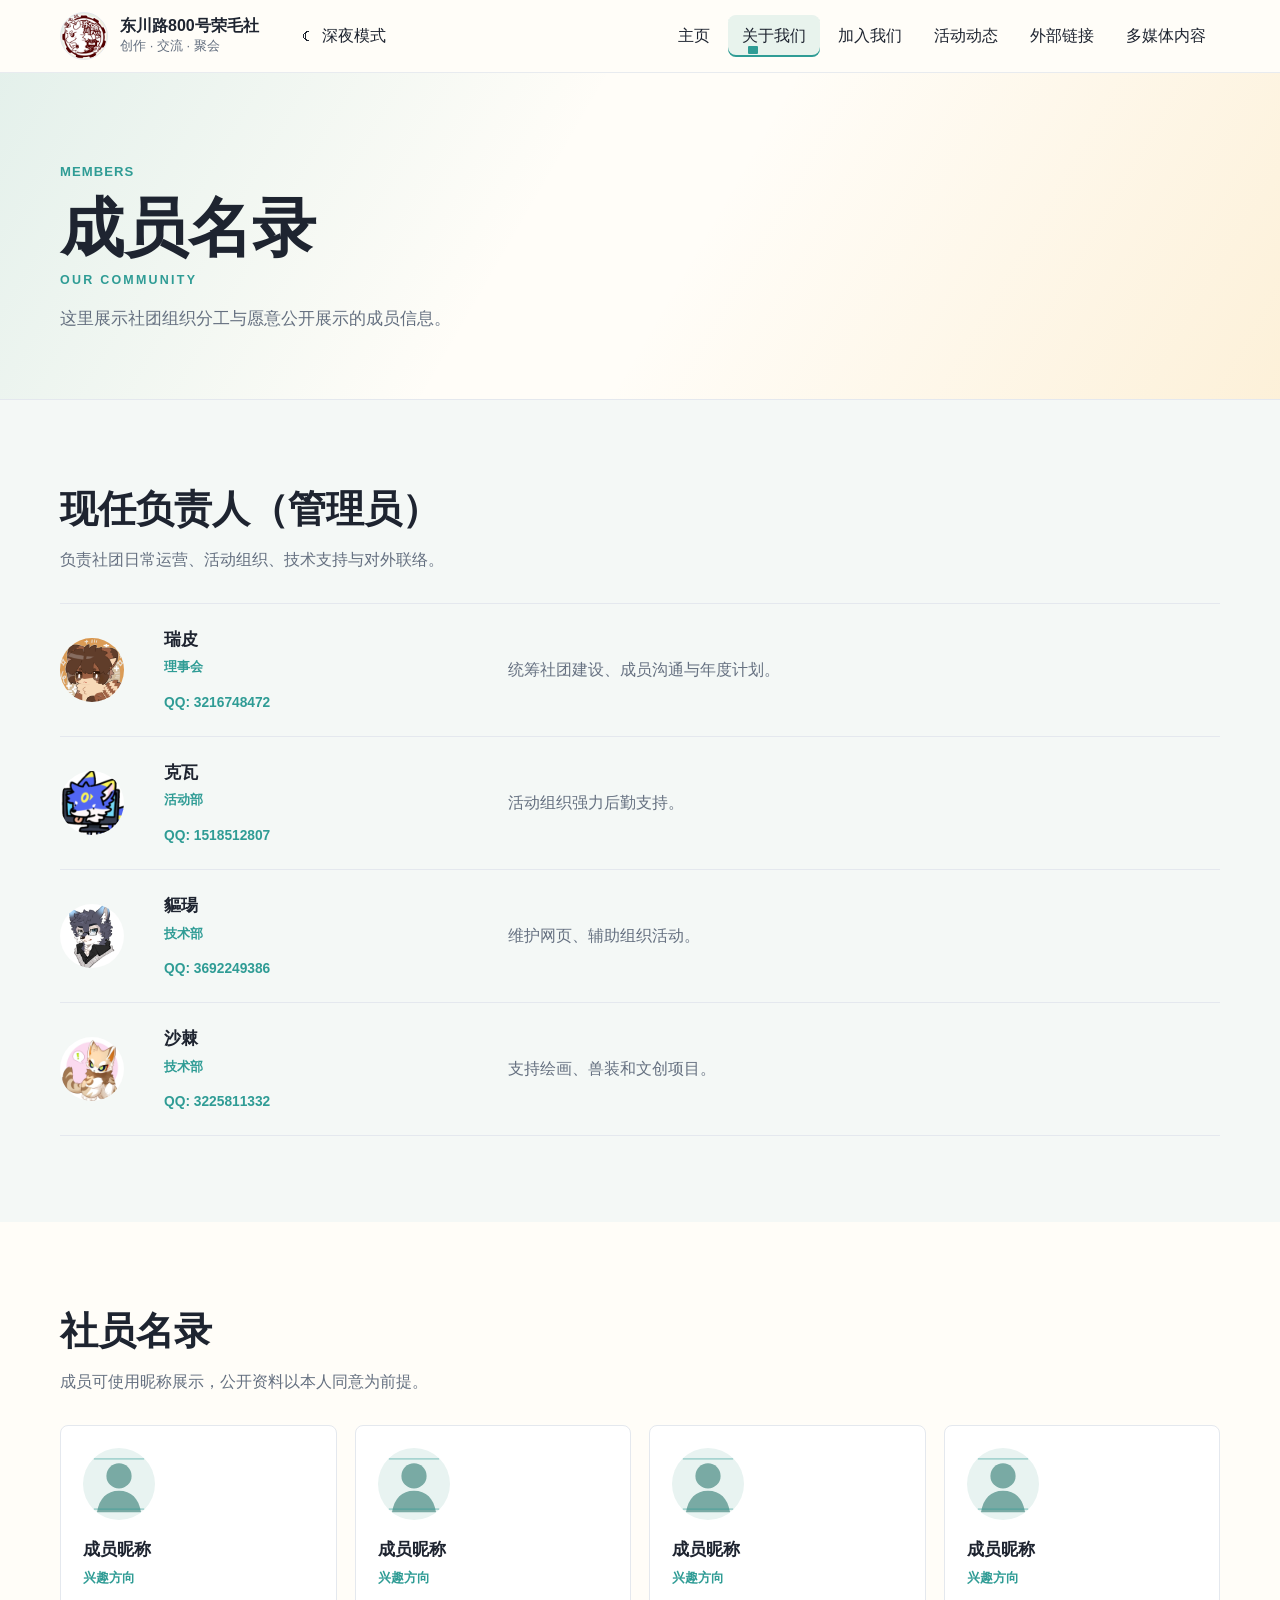
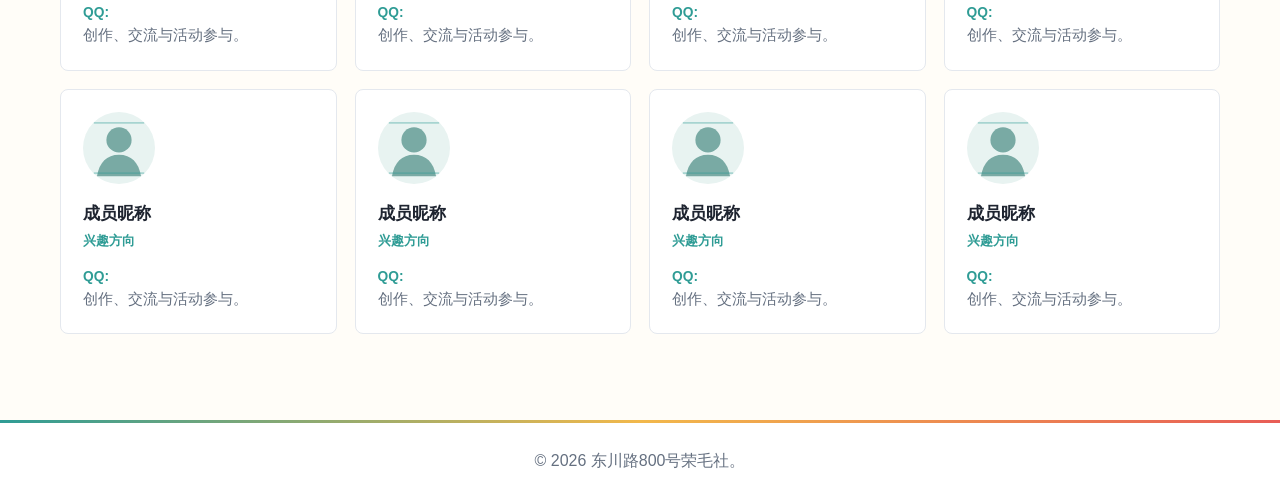
<file: members.html>
<!doctype html>
<html lang="zh-CN">
  <head>
    <meta charset="utf-8" />
    <meta name="viewport" content="width=device-width, initial-scale=1" />
    <meta name="description" content="SJTUfur 社团成员与组织分工。" />
    <title>成员名录 | SJTUfur</title>
    <link rel="stylesheet" href="styles.css" />
  </head>
  <body data-page="members">
    <div data-site-nav-slot></div>
    <main>
      <header class="page-hero">
        <div class="page-hero-inner">
          <p class="eyebrow">MEMBERS</p>
          <h1 class="mascot-page-title">成员名录</h1>
          <h2 class="mascot-page-subtitle">OUR COMMUNITY</h2>
          <p>这里展示社团组织分工与愿意公开展示的成员信息。</p>
        </div>
      </header>
      <section class="section band">
        <div class="section-inner">
          <div class="section-heading">
            <h2>现任负责人（管理员）</h2>
            <p>负责社团日常运营、活动组织、技术支持与对外联络。</p>
          </div>
          <div class="member-list">
            <article class="member-row">
              <img class="member-avatar" src="assets/images/people/瑞皮.jpg" width="800" height="800" loading="lazy" decoding="async" alt="瑞皮的成员照片占位图" />
              <div>
                <h3>瑞皮</h3>
                <span class="status-tag">理事会</span>
                <span class="member-contact">QQ: 3216748472</span>
              </div>
              <p>统筹社团建设、成员沟通与年度计划。</p>
            </article>
            <article class="member-row">
              <img class="member-avatar" src="assets/images/people/克瓦.jpg" alt="克瓦的兽设头像" />
              <div>
                <h3>克瓦</h3>
                <span class="status-tag">活动部</span>
                <span class="member-contact">QQ: 1518512807</span>
              </div>
              <p>活动组织强力后勤支持。</p>
            </article>
            <article class="member-row">
              <img class="member-avatar" src="assets/images/people/貙瑒.jpg" width="800" height="800" loading="lazy" decoding="async" alt="貙瑒的成员照片" />
              <div>
                <h3>貙瑒</h3>
                <span class="status-tag">技术部</span>
                <span class="member-contact">QQ: 3692249386</span>
              </div>
              <p>维护网页、辅助组织活动。</p>
            </article>
            <article class="member-row">
              <img class="member-avatar" src="assets/images/people/沙棘.jpg" alt="沙棘的兽设头像" />
              <div>
                <h3>沙棘</h3>
                <span class="status-tag">技术部</span>
                <span class="member-contact">QQ: 3225811332</span>
              </div>
              <p>支持绘画、兽装和文创项目。</p>
            </article>

          </div>
        </div>
      </section>
      <section class="section">
        <div class="section-inner">
          <div class="section-heading">
            <h2>社员名录</h2>
            <p>成员可使用昵称展示，公开资料以本人同意为前提。</p>
          </div>
          <div class="roster-grid">
            <article class="roster-card">
              <img class="roster-avatar" src="assets/images/member-placeholder.svg" alt="成员照片占位图" />
              <h3>成员昵称</h3>
              <span class="status-tag">兴趣方向</span>
              <span class="member-contact">QQ: </span>
              <p>创作、交流与活动参与。</p>
            </article>
            <article class="roster-card">
              <img class="roster-avatar" src="assets/images/member-placeholder.svg" alt="成员照片占位图" />
              <h3>成员昵称</h3>
              <span class="status-tag">兴趣方向</span>
              <span class="member-contact">QQ: </span>
              <p>创作、交流与活动参与。</p>
            </article>
            <article class="roster-card">
              <img class="roster-avatar" src="assets/images/member-placeholder.svg" alt="成员照片占位图" />
              <h3>成员昵称</h3>
              <span class="status-tag">兴趣方向</span>
              <span class="member-contact">QQ: </span>
              <p>创作、交流与活动参与。</p>
            </article>
            <article class="roster-card">
              <img class="roster-avatar" src="assets/images/member-placeholder.svg" alt="成员照片占位图" />
              <h3>成员昵称</h3>
              <span class="status-tag">兴趣方向</span>
              <span class="member-contact">QQ: </span>
              <p>创作、交流与活动参与。</p>
            </article>
            <article class="roster-card">
              <img class="roster-avatar" src="assets/images/member-placeholder.svg" alt="成员照片占位图" />
              <h3>成员昵称</h3>
              <span class="status-tag">兴趣方向</span>
              <span class="member-contact">QQ: </span>
              <p>创作、交流与活动参与。</p>
            </article>
            <article class="roster-card">
              <img class="roster-avatar" src="assets/images/member-placeholder.svg" alt="成员照片占位图" />
              <h3>成员昵称</h3>
              <span class="status-tag">兴趣方向</span>
              <span class="member-contact">QQ: </span>
              <p>创作、交流与活动参与。</p>
            </article>
            <article class="roster-card">
              <img class="roster-avatar" src="assets/images/member-placeholder.svg" alt="成员照片占位图" />
              <h3>成员昵称</h3>
              <span class="status-tag">兴趣方向</span>
              <span class="member-contact">QQ: </span>
              <p>创作、交流与活动参与。</p>
            </article>
            <article class="roster-card">
              <img class="roster-avatar" src="assets/images/member-placeholder.svg" alt="成员照片占位图" />
              <h3>成员昵称</h3>
              <span class="status-tag">兴趣方向</span>
              <span class="member-contact">QQ: </span>
              <p>创作、交流与活动参与。</p>
            </article>
          </div>
        </div>
      </section>
    </main>
    <footer class="footer"><p>© 2026 东川路800号荣毛社。</p></footer>
    <script src="nav.js?v=20261010"></script>
    <script src="script.js"></script>
  </body>
</html>
</file>
<file: styles.css>
:root {

  --bg: #fffdf8;

  --surface: #ffffff;

  --ink: #1e2430;

  --muted: #657080;

  --line: #e4e8ee;

  --header-bg: rgba(255, 253, 248, 0.92);

  --header-border: rgba(228, 232, 238, 0.85);

  --band: #f4f8f6;

  --coral: #e85d56;

  --teal: #2f9c95;

  --yellow: #f2b84b;

  --leaf: #78a866;

  --shadow: 0 18px 45px rgba(30, 36, 48, 0.12);

  --card-shadow: 0 10px 28px rgba(30, 36, 48, 0.06);

  --hero-overlay: linear-gradient(90deg, rgba(30, 36, 48, 0.68), rgba(30, 36, 48, 0.38) 54%, rgba(30, 36, 48, 0.16));

  --radius: 8px;

  color-scheme: light;

}



:root[data-theme="dark"] {

  --bg: #111418;

  --surface: #1a2027;

  --ink: #edf2f7;

  --muted: #a7b2c2;

  --line: #303946;

  --header-bg: rgba(17, 20, 24, 0.9);

  --header-border: rgba(48, 57, 70, 0.88);

  --band: #151b22;

  --coral: #ff766f;

  --teal: #63d2c9;

  --yellow: #ffd166;

  --leaf: #9fca8f;

  --shadow: 0 18px 45px rgba(0, 0, 0, 0.36);

  --card-shadow: 0 10px 28px rgba(0, 0, 0, 0.24);

  --hero-overlay: linear-gradient(90deg, rgba(10, 13, 18, 0.78), rgba(10, 13, 18, 0.48) 54%, rgba(10, 13, 18, 0.2));

  color-scheme: dark;

}



* {

  box-sizing: border-box;

}



html {

  scroll-behavior: smooth;

}



body {

  margin: 0;
  overflow-x: clip;

  background: var(--bg);

  color: var(--ink);

  font-family: -apple-system, BlinkMacSystemFont, "Segoe UI", "Microsoft YaHei", sans-serif;

  line-height: 1.6;

  transition: background-color 180ms ease, color 180ms ease;

}



a {

  color: inherit;

  text-decoration: none;

}



img {

  display: block;

  max-width: 100%;

}



button {

  font: inherit;

}



.sr-only {

  position: absolute;

  width: 1px;

  height: 1px;

  padding: 0;

  margin: -1px;

  overflow: hidden;

  clip: rect(0, 0, 0, 0);

  white-space: nowrap;

  border: 0;

}



.site-header {

  position: sticky;

  top: 0;

  z-index: 20;

  background: var(--header-bg);

  border-bottom: 1px solid var(--header-border);

  backdrop-filter: blur(18px);

}



.nav {

  width: min(1160px, calc(100% - 40px));

  min-height: 72px;

  margin: 0 auto;

  display: flex;

  align-items: center;

  justify-content: space-between;

  gap: 24px;

}



.brand {

  display: inline-flex;

  align-items: center;

  gap: 12px;

  min-width: 0;

}



.logo-slot {

  width: 48px;

  height: 48px;

  flex: 0 0 48px;

  display: grid;

  place-items: center;

  overflow: hidden;

  border: 2px dashed rgba(47, 156, 149, 0.45);

  border-radius: 50%;

  background: linear-gradient(135deg, rgba(47, 156, 149, 0.16), rgba(242, 184, 75, 0.18));

}



.logo-slot.is-empty::before {

  content: "LOGO";

  color: var(--teal);

  font-size: 0.72rem;

  font-weight: 800;

  letter-spacing: 0;

}



.brand-title,

.brand-subtitle {

  display: block;

}



.brand-title {

  font-weight: 800;

  line-height: 1.2;

  white-space: nowrap;

}



.brand-subtitle {

  color: var(--muted);

  font-size: 0.82rem;

}



.nav-menu {

  list-style: none;

  margin: 0;

  margin-left: auto;

  padding: 0;

  display: flex;

  align-items: center;

  gap: 4px;

}



.nav-menu a,

.nav-menu button,

.theme-toggle {

  display: inline-flex;

  align-items: center;

  min-height: 40px;

  padding: 8px 14px;

  border: 0;

  border-radius: var(--radius);

  background: transparent;

  color: var(--ink);

  cursor: pointer;

}



.nav-menu a:hover,

.nav-menu button:hover,

.theme-toggle:hover,

.nav-menu a:focus-visible,

.nav-menu button:focus-visible,

.theme-toggle:focus-visible,

.nav-menu a.is-current,

.nav-menu button.is-current {

  outline: 0;

  background: rgba(47, 156, 149, 0.11);

}



.has-submenu {

  position: relative;

}



.has-submenu > button::after {

  content: "";

  width: 0;

  height: 0;

  margin-left: 6px;

  border-left: 5px solid transparent;

  border-right: 5px solid transparent;

  border-top: 6px solid var(--teal);

  transform: translateY(1px);

  transition: transform 180ms ease;

}



.has-submenu:hover > button::after,

.has-submenu:focus-within > button::after,

.has-submenu.is-open > button::after {

  transform: translateY(1px) rotate(180deg);

}



.theme-toggle {

  gap: 8px;

  border: 0;

  border-radius: var(--radius);

  background: transparent;

  color: var(--ink);

  cursor: pointer;

}



.theme-icon {

  width: 1.1em;

  text-align: center;

}



.theme-toggle .theme-icon::before {

  content: "☾";

}



:root[data-theme="dark"] .theme-toggle .theme-icon::before {

  content: "☀";

}



.submenu {

  position: absolute;

  top: calc(100% + 8px);

  left: 0;

  min-width: 150px;

  margin: 0;

  padding: 8px;

  list-style: none;

  border: 1px solid var(--line);

  border-radius: var(--radius);

  background: var(--surface);

  box-shadow: var(--shadow);

  opacity: 0;

  visibility: hidden;

  transform: translateY(-8px);

  transition: opacity 180ms ease, transform 180ms ease, visibility 180ms ease;

}



.has-submenu:hover .submenu,

.has-submenu:focus-within .submenu {

  opacity: 1;

  visibility: visible;

  transform: translateY(0);

}



.submenu a {

  width: 100%;

  white-space: nowrap;

}



.nav-toggle {

  display: none;

  width: 44px;

  height: 44px;

  border: 1px solid var(--line);

  border-radius: var(--radius);

  background: var(--surface);

  cursor: pointer;

}



.nav-toggle span:not(.sr-only) {

  display: block;

  width: 20px;

  height: 2px;

  margin: 4px auto;

  background: var(--ink);

}



.hero {

  position: relative;

  min-height: calc(100vh - 72px);

  display: grid;

  align-items: end;

  overflow: hidden;

}



.carousel,

.slides,

.slide,

.slide-placeholder {

  position: absolute;

  inset: 0;

}



.slide {

  opacity: 0;

  transition: opacity 500ms ease;

}



.slide.is-active {

  opacity: 1;

}



.slide-placeholder {

  background-size: cover;

  background-position: center;

}



.slide-placeholder::after {

  content: "";

  position: absolute;

  inset: 0;

  background: var(--hero-overlay);

}



.slide-campus {

  background:

    radial-gradient(circle at 24% 30%, rgba(232, 93, 86, 0.72), transparent 16%),

    radial-gradient(circle at 72% 42%, rgba(47, 156, 149, 0.62), transparent 18%),

    linear-gradient(135deg, #87b88d 0%, #e6d88b 42%, #92c7cf 100%);

}



.slide-workshop {

  background:

    radial-gradient(circle at 66% 32%, rgba(242, 184, 75, 0.82), transparent 17%),

    radial-gradient(circle at 32% 58%, rgba(47, 156, 149, 0.72), transparent 18%),

    linear-gradient(135deg, #f7f4ea 0%, #b8d7dc 52%, #eaa29d 100%);

}



.slide-photo {

  background:

    radial-gradient(circle at 40% 38%, rgba(120, 168, 102, 0.72), transparent 18%),

    radial-gradient(circle at 76% 58%, rgba(232, 93, 86, 0.62), transparent 15%),

    linear-gradient(135deg, #8cc1a4 0%, #c8d97a 45%, #d8eef0 100%);

}



.carousel-btn {

  position: absolute;

  top: 50%;

  z-index: 4;

  width: 44px;

  height: 44px;

  border: 1px solid rgba(255, 255, 255, 0.58);

  border-radius: 50%;

  background: rgba(255, 255, 255, 0.22);

  color: #fff;

  font-size: 2rem;

  line-height: 1;

  cursor: pointer;

  transform: translateY(-50%);

}



.carousel-btn:hover,

.carousel-btn:focus-visible {

  outline: 0;

  background: rgba(255, 255, 255, 0.34);

}



.carousel-btn.prev {

  left: 24px;

}



.carousel-btn.next {

  right: 24px;

}



.carousel-dots {

  position: absolute;

  left: 50%;

  bottom: 28px;

  z-index: 5;

  display: flex;

  gap: 10px;

  transform: translateX(-50%);

}



.carousel-dots button {

  width: 10px;

  height: 10px;

  padding: 0;

  border: 1px solid rgba(255, 255, 255, 0.8);

  border-radius: 50%;

  background: rgba(255, 255, 255, 0.35);

  cursor: pointer;

}



.carousel-dots button.is-active {

  background: #fff;

}



.hero-copy {

  position: relative;

  z-index: 3;

  width: min(1160px, calc(100% - 40px));

  margin: 0 auto;

  padding: 0 0 118px;

  color: #fff;

}



.hero-copy h1 {

  max-width: 780px;

  margin: 0;

  font-size: clamp(2.3rem, 5vw, 5.4rem);

  line-height: 1.05;

  letter-spacing: 0;

}



.hero-copy p:not(.eyebrow) {

  max-width: 670px;

  margin: 22px 0 0;

  font-size: 1.08rem;

}



.eyebrow {

  margin: 0 0 12px;

  color: var(--teal);

  font-size: 0.82rem;

  font-weight: 800;

  letter-spacing: 0;

  text-transform: uppercase;

}



.hero-copy .eyebrow {

  color: #ffe08d;

}



.hero-actions {

  display: flex;

  flex-wrap: wrap;

  gap: 12px;

  margin-top: 28px;

}



.btn {

  display: inline-flex;

  align-items: center;

  justify-content: center;

  min-height: 44px;

  padding: 10px 18px;

  border-radius: var(--radius);

  font-weight: 700;

}



.btn.primary {

  background: var(--coral);

  color: #fff;

}



.btn.secondary {

  border: 1px solid rgba(255, 255, 255, 0.7);

  color: #fff;

}



.section {

  padding: 86px 0;

}



.band {

  background: var(--band);

}



.section-inner {

  width: min(1160px, calc(100% - 40px));

  margin: 0 auto;

}



.two-column {

  display: grid;

  grid-template-columns: minmax(240px, 0.8fr) minmax(0, 1.2fr);

  gap: 52px;

  align-items: start;

}



h2 {

  margin: 0;

  font-size: clamp(1.8rem, 3vw, 3rem);

  line-height: 1.18;

  letter-spacing: 0;

}



h3 {

  margin: 0 0 8px;

  font-size: 1.08rem;

}



.prose p,

.section-heading p,

.notice p,

.feature p,

.member p {

  color: var(--muted);

}



.prose p:first-child {

  margin-top: 0;

}



.section-heading {

  max-width: 680px;

  margin-bottom: 30px;

}



.notice-list,

.feature-grid,

.member-grid,

.gallery-grid {

  display: grid;

  gap: 18px;

}



.notice-list {

  grid-template-columns: repeat(3, minmax(0, 1fr));

}



.feature-grid {

  grid-template-columns: repeat(4, minmax(0, 1fr));

}



.member-grid {

  grid-template-columns: repeat(3, minmax(0, 1fr));

}



.gallery-grid {

  grid-template-columns: repeat(4, minmax(0, 1fr));

}



.notice,

.feature,

.member,

.gallery-grid figure {

  margin: 0;

  border: 1px solid var(--line);

  border-radius: var(--radius);

  background: var(--surface);

  box-shadow: var(--card-shadow);

}



.notice,

.feature,

.member {

  padding: 22px;

}



.notice time {

  display: block;

  margin-bottom: 12px;

  color: var(--coral);

  font-size: 0.88rem;

  font-weight: 800;

}



.feature-icon {

  display: inline-grid;

  place-items: center;

  width: 36px;

  height: 36px;

  margin-bottom: 18px;

  border-radius: 50%;

  background: rgba(47, 156, 149, 0.12);

  color: var(--teal);

  font-weight: 900;

}



.avatar-placeholder {

  width: 64px;

  height: 64px;

  display: grid;

  place-items: center;

  margin-bottom: 18px;

  border-radius: 50%;

  background: linear-gradient(135deg, rgba(232, 93, 86, 0.18), rgba(47, 156, 149, 0.18));

  color: var(--teal);

  font-weight: 900;

}



.gallery-grid figure {

  overflow: hidden;

}



.gallery-placeholder {

  aspect-ratio: 4 / 3;

  background-size: cover;

}



.gallery-one {

  background: linear-gradient(135deg, rgba(47, 156, 149, 0.32), rgba(242, 184, 75, 0.45));

}



.gallery-two {

  background: linear-gradient(135deg, rgba(232, 93, 86, 0.28), rgba(47, 156, 149, 0.34));

}



.gallery-three {

  background: linear-gradient(135deg, rgba(120, 168, 102, 0.32), rgba(242, 184, 75, 0.34));

}



.gallery-four {

  background: linear-gradient(135deg, rgba(47, 156, 149, 0.26), rgba(232, 93, 86, 0.32));

}



figcaption {

  padding: 14px 16px;

  color: var(--muted);

}



.link-list {

  display: flex;

  flex-wrap: wrap;

  gap: 12px;

}



.link-list a {

  display: inline-flex;

  align-items: center;

  min-height: 44px;

  padding: 10px 16px;

  border: 1px solid var(--line);

  border-radius: var(--radius);

  background: var(--surface);

  color: var(--teal);

  font-weight: 800;

}



.link-list a:hover,

.link-list a:focus-visible {

  outline: 0;

  border-color: rgba(47, 156, 149, 0.5);

  background: rgba(47, 156, 149, 0.08);

}



.footer {

  padding: 28px 20px;

  border-top: 1px solid var(--line);

  color: var(--muted);

  text-align: center;

}



.footer p {

  margin: 0;

}



.section-more {

  margin: 24px 0 0;

}



.section-more a,

.text-link {

  color: var(--teal);

  font-weight: 800;

}



/* 内页公共样式：about、announcements、links、gallery 共用。 */

.page-hero {

  padding: 88px 0 66px;

  border-bottom: 1px solid var(--line);

  background:

    linear-gradient(120deg, rgba(47, 156, 149, 0.13), transparent 42%),

    linear-gradient(300deg, rgba(242, 184, 75, 0.18), transparent 46%),

    var(--bg);

}



.page-hero-inner {

  width: min(1160px, calc(100% - 40px));

  margin: 0 auto;

}



.page-hero h1 {

  max-width: 760px;

  margin: 0;

  font-size: clamp(2.2rem, 5vw, 4.5rem);

  line-height: 1.08;

  letter-spacing: 0;

}



.page-hero p:not(.eyebrow) {

  max-width: 680px;

  margin: 18px 0 0;

  color: var(--muted);

  font-size: 1.05rem;

}



.page-index {

  display: flex;

  flex-wrap: wrap;

  gap: 10px;

  margin-top: 28px;

}



.page-index a {

  padding: 8px 12px;

  border: 1px solid var(--line);

  border-radius: var(--radius);

  background: var(--surface);

  color: var(--teal);

  font-weight: 700;

}



.content-grid {

  display: grid;

  grid-template-columns: 240px minmax(0, 1fr);

  gap: 52px;

}



.content-label {

  color: var(--teal);

  font-weight: 800;

}



.detail-list {

  display: grid;

  grid-template-columns: repeat(2, minmax(0, 1fr));

  gap: 18px;

}



.detail-item {

  padding: 20px 0;

  border-top: 2px solid var(--teal);

}



.detail-item p {

  margin-bottom: 0;

  color: var(--muted);

}



.member-list,

.announcement-list {

  border-top: 1px solid var(--line);

}



.member-row {

  display: grid;

  grid-template-columns: 80px minmax(160px, 0.45fr) minmax(0, 1fr);

  gap: 24px;

  align-items: center;

  padding: 22px 0;

  border-bottom: 1px solid var(--line);

}



.member-row .avatar-placeholder {

  margin: 0;

}



.member-row h3,

.member-row p {

  margin: 0;

}



.member-row p {

  color: var(--muted);

}



.member-avatar {

  width: 64px;

  height: 64px;

  object-fit: cover;

  border-radius: 50%;

}



.roster-grid {

  display: grid;

  grid-template-columns: repeat(4, minmax(0, 1fr));

  gap: 18px;

}



.roster-card {

  min-width: 0;

  padding: 22px;

  border: 1px solid var(--line);

  border-radius: var(--radius);

  background: var(--surface);

}



.roster-card .avatar-placeholder {

  margin-bottom: 16px;

}



.roster-card h3,

.roster-card p {

  margin: 0;

}



.roster-card p {

  color: var(--muted);

  font-size: 0.92rem;

}



.roster-avatar {

  width: 72px;

  height: 72px;

  margin-bottom: 16px;

  object-fit: cover;

  border-radius: 50%;

}



.announcement-item {

  display: grid;

  grid-template-columns: 150px minmax(0, 1fr);

  gap: 30px;

  padding: 30px 0;

  border-bottom: 1px solid var(--line);

}



.announcement-item time {

  color: var(--coral);

  font-weight: 800;

}



.announcement-item h2 {

  font-size: 1.45rem;

}



.announcement-item p {

  margin-bottom: 0;

  color: var(--muted);

}



.status-tag {

  display: inline-block;

  margin-bottom: 10px;

  color: var(--teal);

  font-size: 0.8rem;

  font-weight: 800;

}



.directory {

  display: grid;

  grid-template-columns: repeat(2, minmax(0, 1fr));

  gap: 18px 36px;

}



.directory-item {

  display: grid;

  grid-template-columns: 52px minmax(0, 1fr) auto;

  gap: 16px;

  align-items: center;

  padding: 22px 0;

  border-bottom: 1px solid var(--line);

}



.link-mark {

  width: 52px;

  height: 52px;

  display: grid;

  place-items: center;

  border-radius: var(--radius);

  background: rgba(47, 156, 149, 0.12);

  color: var(--teal);

  font-weight: 900;

}



.directory-item h2 {

  font-size: 1.12rem;

}



.directory-item p {

  margin: 4px 0 0;

  color: var(--muted);

  font-size: 0.92rem;

}



.directory-arrow {

  color: var(--teal);

  font-size: 1.3rem;

}



.album-section + .album-section {

  margin-top: 64px;

}



.album-heading {

  display: flex;

  align-items: end;

  justify-content: space-between;

  gap: 24px;

  margin-bottom: 22px;

}



.album-heading p {

  margin: 0;

  color: var(--muted);

}



.media-grid {

  display: grid;

  grid-template-columns: repeat(3, minmax(0, 1fr));

  gap: 18px;

}



.media-item {

  margin: 0;

  overflow: hidden;

  border: 1px solid var(--line);

  border-radius: var(--radius);

  background: var(--surface);

}



.media-placeholder {

  aspect-ratio: 4 / 3;

  display: grid;

  place-items: center;

  background: linear-gradient(135deg, rgba(47, 156, 149, 0.2), rgba(242, 184, 75, 0.28));

  color: var(--teal);

  font-weight: 800;

}



/* 相册真实图片：与占位块保持一致的 4:3 比例，超出部分居中裁切 */

.media-item img {

  width: 100%;

  aspect-ratio: 4 / 3;

  object-fit: cover;

}



.empty-note {

  padding: 22px;

  border-left: 3px solid var(--yellow);

  background: rgba(242, 184, 75, 0.1);

  color: var(--muted);

}



@media (max-width: 900px) {

  .nav {

    min-height: 64px;

  }



  .nav-toggle {

    display: block;

  }



  .nav-menu {

    position: absolute;

    top: 64px;

    left: 20px;

    right: 20px;

    display: none;

    align-items: stretch;

    padding: 12px;

    border: 1px solid var(--line);

    border-radius: var(--radius);

    background: var(--surface);

    box-shadow: var(--shadow);

  }



  .nav-menu.is-open {

    display: block;

  }



  .nav-menu a,

  .nav-menu button {

    width: 100%;

    justify-content: space-between;

  }



  /* 主题切换按钮保持页头行内紧凑，不参与菜单全宽（修复 560–900px 重叠） */

  .theme-toggle {

    flex: 0 0 auto;

  }



  .submenu {

    position: static;

    display: none;

    box-shadow: none;

    border: 0;

    padding: 0 0 6px 16px;

    opacity: 1;

    visibility: visible;

    transform: none;

  }



  .has-submenu.is-open .submenu {

    display: block;

  }



  .hero {

    min-height: calc(100vh - 64px);

  }



  .carousel-btn {

    display: none;

  }



  .hero-copy {

    padding-bottom: 96px;

  }



  .two-column,

  .notice-list,

  .feature-grid,

  .member-grid,

  .gallery-grid,

  .content-grid,

  .detail-list,

  .directory,

  .media-grid {

    grid-template-columns: 1fr;

  }



  .roster-grid {

    grid-template-columns: repeat(2, minmax(0, 1fr));

  }



  .member-row,

  .announcement-item {

    grid-template-columns: 1fr;

    gap: 12px;

  }



  .member-row {

    align-items: start;

  }



  .section {

    padding: 62px 0;

  }

}



@media (max-width: 560px) {

  .nav,

  .section-inner,

  .hero-copy {

    width: min(100% - 28px, 1160px);

  }



  .brand-title {

    font-size: 0.95rem;

  }



  .brand-subtitle {

    display: none;

  }



  .logo-slot {

    width: 42px;

    height: 42px;

    flex-basis: 42px;

  }



  .hero-copy h1 {

    font-size: 2.1rem;

  }



  .hero-actions {

    display: grid;

  }



  .roster-grid {

    grid-template-columns: 1fr;

  }

}



@media (prefers-reduced-motion: reduce) {

  html {

    scroll-behavior: auto;

  }



  *,

  *::before,

  *::after {

    transition-duration: 0.01ms !important;

    animation-duration: 0.01ms !important;

    animation-iteration-count: 1 !important;

  }

}



/* ============================================================

   界面美化增强（2026-08）

   原则：不改变原有布局与配色体系，所有颜色均取自 :root 变量，

   深夜模式自动适配； prefers-reduced-motion 用户不受影响。

   ============================================================ */



/* 选中文字时使用品牌青色高亮 */

::selection {

  background: rgba(47, 156, 149, 0.24);

}



:root[data-theme="dark"] ::selection {

  background: rgba(99, 210, 201, 0.32);

}



/* 大标题自动平衡换行，避免短词孤行 */

h1,

h2,

h3 {

  text-wrap: balance;

}



/* 锚点跳转时给吸顶导航栏留出空间，避免标题被遮住 */

section[id],

.album-section,

.album-heading {

  scroll-margin-top: 88px;

}



/* 英文小标签增加字距，更像"栏目眉" */

.eyebrow {

  letter-spacing: 0.08em;

}



/* 导航链接过渡 + 当前页指示条 */

.nav-menu a,

.nav-menu button,

.theme-toggle {

  transition: background-color 180ms ease, box-shadow 180ms ease;

}



.nav-menu a.is-current,

.nav-menu button.is-current {

  box-shadow: inset 0 -2px 0 var(--teal);

}



/* 按钮：悬停浮起、按下回弹、键盘聚焦可见 */

.btn {

  transition: transform 180ms ease, box-shadow 180ms ease,

    background-color 180ms ease, border-color 180ms ease;

}



.btn.primary:hover {

  background: #d64f48;

  box-shadow: 0 10px 22px rgba(232, 93, 86, 0.32);

  transform: translateY(-2px);

}



:root[data-theme="dark"] .btn.primary:hover {

  background: #ff8781;

  box-shadow: 0 10px 22px rgba(255, 118, 111, 0.28);

}



.btn.secondary:hover {

  background: rgba(255, 255, 255, 0.18);

  border-color: #fff;

  transform: translateY(-2px);

}



.btn:active {

  transform: translateY(0);

  transition-duration: 80ms;

}



.btn:focus-visible {

  outline: 2px solid var(--yellow);

  outline-offset: 3px;

}



/* 卡片：悬停时轻微浮起并加深阴影，提示可交互 */

.notice,

.feature,

.member,

.roster-card,

.media-item,

.gallery-grid figure {

  transition: transform 200ms ease, box-shadow 200ms ease,

    border-color 200ms ease;

}



.notice:hover,

.feature:hover,

.member:hover,

.roster-card:hover,

.media-item:hover,

.gallery-grid figure:hover {

  transform: translateY(-3px);

  border-color: rgba(47, 156, 149, 0.4);

  box-shadow: var(--shadow);

}



/* 特色图标在卡片悬停时反白填充 */

.feature-icon {

  transition: background-color 200ms ease, color 200ms ease;

}



.feature:hover .feature-icon {

  background: var(--teal);

  color: #fff;

}



/* 首页主视觉文字加柔和阴影，保证在任何轮播图上清晰可读 */

.hero-copy {

  text-shadow: 0 2px 18px rgba(10, 13, 18, 0.45);

}



/* 轮播：按钮加毛玻璃与过渡，圆点放大指示当前页 */

.carousel-btn {

  backdrop-filter: blur(6px);

  transition: background-color 200ms ease, border-color 200ms ease;

}



.carousel-btn:hover,

.carousel-btn:focus-visible {

  border-color: #fff;

}



.carousel-dots button {

  transition: transform 200ms ease, background-color 200ms ease;

}



.carousel-dots button.is-active {

  transform: scale(1.3);

}



/* "查看更多 →" 链接：悬停下划线偏移动画 */

.section-more a,

.text-link {

  text-decoration: underline;

  text-decoration-color: transparent;

  text-underline-offset: 4px;

  transition: color 180ms ease, text-decoration-color 180ms ease;

}



.section-more a:hover,

.text-link:hover {

  text-decoration-color: var(--teal);

}



/* 外部链接按钮与页内索引：悬停浮起 */

.link-list a,

.page-index a {

  transition: transform 180ms ease, border-color 180ms ease,

    background-color 180ms ease, box-shadow 180ms ease;

}



.link-list a:hover,

.page-index a:hover {

  transform: translateY(-2px);

  box-shadow: var(--card-shadow);

}



/* 成员行与动态条目：悬停淡青色底 */

.member-row,

.announcement-item,

.directory-item {

  transition: background-color 180ms ease;

}



.member-row:hover,

.announcement-item:hover {

  background: rgba(47, 156, 149, 0.05);

}



/* 链接目录：悬停时箭头右移 */

.directory-arrow {

  display: inline-block;

  transition: transform 180ms ease;

}



.directory-item:hover .directory-arrow {

  transform: translateX(5px);

}



/* 页脚与正文衔接处加一条品牌渐变细线 */

.footer {

  border-top: 0;

  background:

    linear-gradient(90deg, var(--teal), var(--yellow), var(--coral)) top left / 100% 3px no-repeat,

    var(--surface);

}



/* 图片加载失败时占位槽才显示虚线框，Logo 就位后用实线细边 */

.logo-slot:has(img):not(.is-empty) {

  border: 1px solid var(--line);

}



.logo-slot img {

  width: 100%;

  height: 100%;

  object-fit: cover;

}



/* 轮播放入真实照片后，同样叠加设计好的暗化渐变，保证文字可读 */

.slide:has(img)::after {

  content: "";

  position: absolute;

  inset: 0;

  background: var(--hero-overlay);

}



/* ���Ŵ�����ҳ�� */

.symbol-grid { display: grid; grid-template-columns: minmax(260px, .9fr) minmax(0, 1.1fr); gap: 52px; align-items: center; }

.symbol-visual { display: grid; place-items: center; min-height: 280px; padding: 24px; border: 1px solid var(--line); border-radius: var(--radius); background: var(--surface); box-shadow: var(--card-shadow); }

.symbol-visual img { width: min(100%, 460px); max-height: 420px; object-fit: contain; }

.stamp-visual img { border-radius: 50%; }

@media (max-width: 900px) { .symbol-grid { grid-template-columns: 1fr; gap: 28px; } }



/* �������趨ͼ������ */

.mascot-sheet { display: grid; gap: 26px; }

.character-sheet { margin: 0; overflow: hidden; border: 1px solid var(--line); border-radius: var(--radius); background: var(--surface); box-shadow: var(--card-shadow); }

.character-sheet img { width: 100%; height: auto; }

.character-sheet figcaption, .sticker-card figcaption { padding: 12px 16px; color: var(--muted); }

.sticker-grid { display: grid; grid-template-columns: repeat(4, minmax(0, 1fr)); gap: 18px; }

.sticker-card { margin: 0; overflow: hidden; border: 1px solid var(--line); border-radius: var(--radius); background: var(--surface); box-shadow: var(--card-shadow); transition: transform 200ms ease, box-shadow 200ms ease, border-color 200ms ease; }

.sticker-card:hover { transform: translateY(-3px); border-color: rgba(47, 156, 149, 0.4); box-shadow: var(--shadow); }

.sticker-card img { width: 100%; aspect-ratio: 1; object-fit: cover; background: #fff; }

@media (max-width: 900px) { .sticker-grid { grid-template-columns: repeat(2, minmax(0, 1fr)); } }

@media (max-width: 560px) { .sticker-grid { grid-template-columns: 1fr 1fr; gap: 12px; } }



/* �����������չʾ�����Ƶ���ͼƬ��С */

.sticker-grid { grid-template-columns: repeat(2, minmax(0, 1fr)); max-width: 760px; margin: 0 auto; }

.sticker-card img { max-width: 300px; margin: 0 auto; }

@media (max-width: 560px) { .sticker-grid { grid-template-columns: repeat(2, minmax(0, 1fr)); gap: 12px; } .sticker-card img { max-width: 100%; } }



/* �������������˺���� */

.section-lead { margin-top: -10px; color: var(--muted); font-size: 1.08rem; }

.symbol-link { margin-top: 12px; background: var(--teal); color: #fff; }

.symbol-link:hover { background: #277f79; color: #fff; }

/* ����˰���������չʾ���ű���� */

.sticker-grid { grid-template-columns: repeat(4, minmax(0, 1fr)); max-width: 1040px; }

.sticker-card img { max-width: 190px; }

@media (max-width: 900px) { .sticker-grid { grid-template-columns: repeat(2, minmax(0, 1fr)); } .sticker-card img { max-width: 220px; } }



/* ���������ͼ�����Ĳ��� */

.mascot-intro { align-items: start; }

.mascot-side-image { align-self: start; }

.mascot-side-image img { max-height: 520px; }



/* ������ҳ���Ᵽ�ֵ��У�����Ӣ�ĸ����ⲹ���� */

.mascot-page-title { font-size: clamp(1.9rem, 5vw, 4.5rem) !important; overflow-wrap: break-word; text-wrap: balance; }

.mascot-page-subtitle { margin-top: 10px !important; color: var(--teal) !important; font-size: .78rem !important; font-weight: 800; letter-spacing: .18em; }

@media (max-width: 560px) { .mascot-page-title { font-size: clamp(1.45rem, 8vw, 2.25rem) !important; } .mascot-page-subtitle { font-size: .68rem !important; letter-spacing: .12em; } }



/* ӡ��ͼʹ��͸���ף��������Բ�β������˫�ر߿� */

.stamp-visual { background: transparent; border: 0; box-shadow: none; }

.stamp-visual img { border-radius: 0; }



/* ӡ�»ָ�ԭʼ�����׵�ͼ�������� */

.stamp-visual { background: var(--surface); border: 1px solid var(--line); box-shadow: var(--card-shadow); }

.stamp-visual img { border-radius: 0; width: 100%; height: auto; object-fit: contain; }



/* ӡ�³�����Բ�β��� */

.stamp-visual { width: min(100%, 460px); aspect-ratio: 1; margin-inline: auto; padding: 0; overflow: hidden; border-radius: 50%; }

.stamp-visual img { width: 100%; height: 100%; object-fit: cover; border-radius: 50%; }



/* �ָ�ӡ������������ʾ */

.stamp-visual { width: auto; aspect-ratio: auto; margin-inline: 0; padding: 24px; overflow: hidden; border-radius: var(--radius); }

.stamp-visual img { width: 100%; height: auto; object-fit: contain; border-radius: 0; }



/* ����ҳ��������ͼƬ���ҽ��� */

.about-feature-grid { display: grid; grid-template-columns: minmax(0, 1fr) minmax(0, 1fr); gap: 56px; align-items: center; }

.about-feature-grid.reverse .about-copy { order: 2; }

.about-feature-grid.reverse .about-carousel { order: 1; }

.about-copy { max-width: 620px; }

.about-copy h2 { margin-bottom: 24px; }

.about-copy p { color: var(--muted); }

.about-carousel { position: relative; min-height: 360px; overflow: hidden; border: 1px solid var(--line); border-radius: var(--radius); background: var(--surface); box-shadow: var(--card-shadow); }

.about-carousel img { position: absolute; inset: 0; width: 100%; height: 100%; object-fit: cover; opacity: 0; animation: about-slide 15s infinite; }

.about-carousel img:nth-child(1) { animation-delay: 0s; }

.about-carousel img:nth-child(2) { animation-delay: 5s; }

.about-carousel img:nth-child(3) { animation-delay: 10s; }

.about-carousel[data-about-carousel] img { opacity: 0; animation: none; transition: opacity 280ms ease; }
.about-carousel[data-about-carousel] img.is-active { opacity: 1; }
.about-carousel-btn { position: absolute; top: 50%; z-index: 2; width: 42px; height: 42px; border: 1px solid rgba(255, 255, 255, 0.78); border-radius: 50%; background: rgba(30, 36, 48, 0.48); color: #fff; font-size: 2rem; line-height: 1; cursor: pointer; transform: translateY(-50%); }
.about-carousel-btn:hover, .about-carousel-btn:focus-visible { outline: 0; background: rgba(30, 36, 48, 0.7); }
.about-carousel-btn.prev { left: 14px; }
.about-carousel-btn.next { right: 14px; }
.join-contact { display: flex; flex-wrap: wrap; align-items: center; gap: 8px 22px; margin-top: 24px; padding-top: 20px; border-top: 1px solid var(--line); color: var(--muted); }
.join-contact strong { color: var(--ink); }
.join-contact a { color: var(--teal); font-weight: 800; }

.member-contact { display: block; margin-top: 4px; color: var(--teal); font-size: 0.86rem; font-weight: 700; }
@keyframes about-slide { 0%, 28% { opacity: 1; } 33%, 95% { opacity: 0; } 100% { opacity: 1; } }
.join-options { display: grid; grid-template-columns: repeat(2, minmax(0, 1fr)); gap: 18px; }
.join-option { min-width: 0; padding: 28px; border: 1px solid var(--line); border-radius: var(--radius); background: var(--surface); box-shadow: var(--card-shadow); }
.join-option h2 { font-size: clamp(1.45rem, 2.4vw, 2.2rem); }
@media (max-width: 900px) { .join-options { grid-template-columns: 1fr; } }

@media (max-width: 900px) { .about-feature-grid, .about-feature-grid.reverse { grid-template-columns: 1fr; gap: 28px; } .about-feature-grid.reverse .about-copy, .about-feature-grid.reverse .about-carousel { order: initial; } .about-carousel { min-height: 280px; } }


/* 手机端页首适配：收紧页首间距并按视口缩放标题 */
@media (max-width: 560px) {
  .page-hero {
    padding: 56px 0 42px;
  }

  .page-hero-inner {
    width: min(100% - 28px, 1160px);
  }

  .page-hero h1 {
    font-size: clamp(1.7rem, 7.5vw, 2.2rem);
  }

  .page-hero p:not(.eyebrow) {
    font-size: 0.98rem;
  }

  .symbol-visual {
    min-height: 0;
    padding: 16px;
  }

  .section-heading h2 {
    font-size: clamp(1.4rem, 6vw, 1.9rem);
  }
}

/* 手机端导航收紧：标题省略保护，主题切换只留图标 */
@media (max-width: 560px) {
  .brand-title {
    max-width: 46vw;
    overflow: hidden;
    text-overflow: ellipsis;
  }

  .theme-toggle [data-theme-label] {
    display: none;
  }

  .theme-toggle {
    padding: 8px 10px;
  }
}


/* ============================================================

   AstraWeb 视觉借鉴（2026-10，审定后执行）

   A1 导航下划线扫入 / A2 hero 网格纹理 / A3 区块描边序号
   / A4 选中高亮 / A5 聚光灯揭示 / B1 友盟星图
   / B2 墨水涟漪 / B3 hero 标题粒子

   原则：全部颜色取自 :root 变量，深夜模式自动适配；
   prefers-reduced-motion 用户自动降级为静态或无效果。

   ============================================================ */

/* ---- A1 导航下划线扫入（借鉴 AstraWeb nav a::after scaleX） ---- */

.nav-menu > li > a,
.nav-menu > li > button {
  position: relative;
}

.nav-menu > li > a::after,
.nav-menu > li > button::after {
  content: "";
  position: absolute;
  left: 14px;
  right: 14px;
  bottom: 3px;
  height: 2px;
  border-radius: 1px;
  background: var(--teal);
  transform: scaleX(0);
  transform-origin: left center;
  transition: transform 0.22s ease;
  pointer-events: none;
}

.submenu a::after {
  left: 10px;
  right: 10px;
}

.nav-menu > li > a:hover::after,
.nav-menu > li > button:hover::after,
.nav-menu > li > a:focus-visible::after,
.nav-menu > li > button:focus-visible::after,
.nav-menu > li > a.is-current::after,
.nav-menu > li > button.is-current::after {
  transform: scaleX(1);
}

@media (prefers-reduced-motion: reduce) {
  .nav-menu > li > a::after,
  .nav-menu > li > button::after {
    transition: none;
  }
}

/* ---- A2 首页 hero 网格纹理（借鉴 AstraWeb .hero-grid） ---- */

.hero::after {
  content: "";
  position: absolute;
  inset: 0;
  z-index: 1;
  pointer-events: none;
  background-image:
    linear-gradient(rgba(255, 255, 255, 0.055) 1px, transparent 1px),
    linear-gradient(90deg, rgba(255, 255, 255, 0.055) 1px, transparent 1px);
  background-size: 64px 64px;
  -webkit-mask-image: linear-gradient(90deg, #000 0%, transparent 78%);
  mask-image: linear-gradient(90deg, #000 0%, transparent 78%);
}

.hero-copy {
  position: relative;
  z-index: 2;
}

/* ---- A3 区块描边序号（借鉴 AstraWeb .outline-number） ---- */

.section-heading {
  position: relative;
}

.section-index {
  position: absolute;
  top: -8px;
  right: 0;
  font-size: clamp(44px, 6vw, 68px);
  font-weight: 800;
  line-height: 1;
  color: transparent;
  -webkit-text-stroke: 1.5px var(--line);
  pointer-events: none;
  user-select: none;
}

@supports not (-webkit-text-stroke: 1px black) {
  .section-index {
    color: var(--line);
  }
}

@media (max-width: 640px) {
  .section-index {
    display: none;
  }
}

/* ---- A4 选中文字品牌色高亮 ---- */

::selection {
  background: rgba(47, 156, 149, 0.22);
}

/* ---- A5 聚光灯揭示（借鉴 AstraWeb character-portrait-reveal） ---- */

.spotlight-wrap {
  position: relative;
  overflow: hidden;
  border-radius: var(--radius);
}

.spotlight-wrap canvas {
  position: absolute;
  inset: 0;
  width: 100%;
  height: 100%;
  display: block;
  touch-action: pan-y;
  cursor: crosshair;
}

.spotlight-hint {
  position: absolute;
  left: 12px;
  bottom: 12px;
  padding: 4px 12px;
  border-radius: 999px;
  font-size: 12px;
  letter-spacing: 0.05em;
  background: rgba(17, 20, 24, 0.55);
  color: #edf2f7;
  pointer-events: none;
  transition: opacity 0.6s ease;
}

.spotlight-hint[data-faded="true"] {
  opacity: 0;
}

/* ---- B1 友盟星图（借鉴 AstraWeb friends-galaxy / star-constellation） ---- */

.galaxy-panel {
  position: relative;
  overflow: hidden;
  border-radius: var(--radius);
  background: #0b1220;
  border: 1px solid var(--line);
}

.galaxy-panel canvas {
  display: block;
  width: 100%;
  height: 440px;
}

.galaxy-caption {
  position: absolute;
  left: 16px;
  bottom: 12px;
  margin: 0;
  font-size: 12px;
  letter-spacing: 0.08em;
  color: rgba(237, 242, 247, 0.55);
  pointer-events: none;
}

@media (max-width: 640px) {
  .galaxy-panel canvas {
    height: 330px;
  }
}

/* ---- B2 图库墨水涟漪（借鉴 AstraWeb ripple-image / ink-ripple-mask） ---- */

.media-item {
  position: relative;
  overflow: hidden;
}

.ink-ripple {
  position: absolute;
  width: 28px;
  height: 28px;
  margin: -14px 0 0 -14px;
  border-radius: 50%;
  pointer-events: none;
  background: radial-gradient(circle, rgba(47, 156, 149, 0.5) 0%, rgba(47, 156, 149, 0.16) 42%, transparent 70%);
  animation: ink-ripple 0.9s ease-out forwards;
}

@keyframes ink-ripple {
  from {
    transform: scale(0);
    opacity: 1;
  }
  to {
    transform: scale(16);
    opacity: 0;
  }
}

@media (prefers-reduced-motion: reduce) {
  .ink-ripple {
    animation: none;
    opacity: 0;
  }
}

/* ---- B3 hero 标题粒子（借鉴 AstraWeb particle-field） ---- */

.hero-title {
  position: relative;
  /* 限制标题宽度折成两行，留在 hero 遮罩的深色区域内保证可读 */
  max-width: 9em;
  /* 粒子汇聚完成后文字由透明过渡回实色 */
  transition: color 0.7s ease;
}

.hero-title-canvas {
  position: absolute;
  left: 0;
  top: 0;
  width: 100%;
  height: 100%;
  z-index: 1;
  pointer-events: none;
  /* 实线化时画布整体淡出 */
  transition: opacity 0.7s ease;
}

.hero-title.is-enhanced {
  color: transparent;
}
</file>
